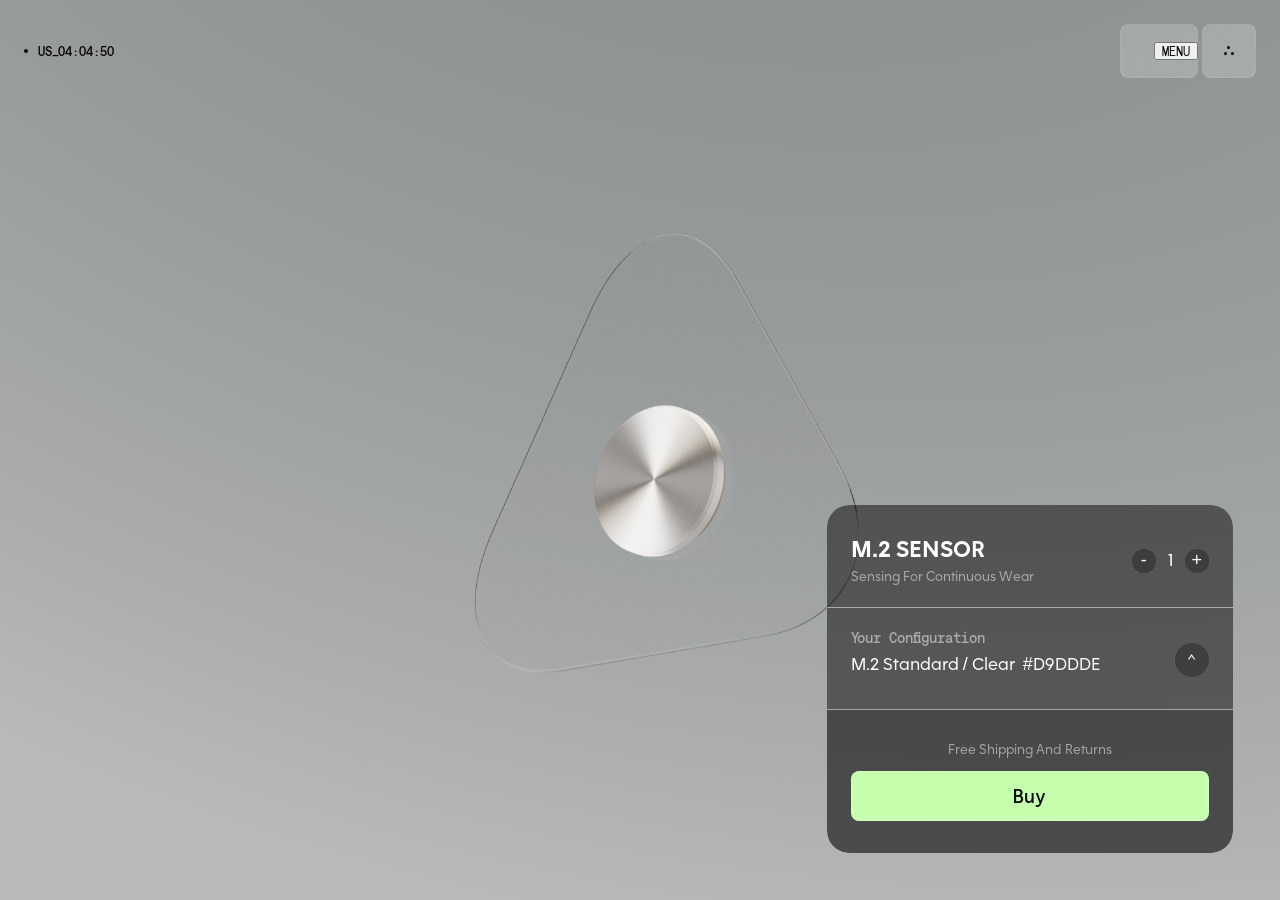
<file: buy.html>
<!doctype html>
<html lang="en">
  <head>
    <meta charset="utf-8" />
    <meta name="viewport" content="width=device-width, initial-scale=1" />
    <title>m.2 | Buy Now</title>
    <link rel="stylesheet" href="styles.css" />
    <script type="importmap">
      {
        "imports": {
          "three": "https://cdn.jsdelivr.net/npm/three@0.165.0/build/three.module.js",
          "three/addons/": "https://cdn.jsdelivr.net/npm/three@0.165.0/examples/jsm/"
        }
      }
    </script>
  </head>
  <body class="buy-page">
    <header class="site-menu" aria-label="Primary">
      <div class="site-menu__status" aria-label="Local interface status">
        <span class="site-menu__dot" aria-hidden="true"></span>
        <span id="locale-time">IL_17:05:48</span>
      </div>

      <div class="site-menu__actions">
        <nav class="site-menu__nav" aria-label="Site">
          <a href="index.html#m2">M2</a>
          <a href="index.html#system">M2_os</a>
          <a href="index.html">company</a>
          <a href="#">Login</a>
          <button type="button">MENU</button>
        </nav>
        <button class="site-menu__icon" type="button" aria-label="Open menu">
          <span class="site-menu__mark" aria-hidden="true">
            <span></span>
            <span></span>
            <span></span>
          </span>
        </button>
      </div>
    </header>

    <main>
      <section class="buy-section" aria-labelledby="buy-title">
        <div class="buy-section__product" aria-hidden="true">
          <img src="assets/buy-product.png" alt="" />
        </div>

        <aside class="order-card" aria-label="Order m.2 sensor">
          <div class="order-card__top">
            <div class="order-card__summary">
              <div>
                <h1 id="buy-title">m.2 Sensor</h1>
                <p>Sensing For Continuous Wear</p>
              </div>
              <div class="order-card__quantity" aria-label="Quantity">
                <button type="button" aria-label="Decrease quantity">-</button>
                <span>1</span>
                <button type="button" aria-label="Increase quantity">+</button>
              </div>
            </div>

            <div class="order-card__config">
              <div>
                <p>Your Configuration</p>
                <strong>m.2 Standard / Clear&nbsp; #D9DDDE</strong>
              </div>
              <button type="button" aria-label="Edit configuration">⌃</button>
            </div>
          </div>

          <div class="order-card__bottom">
            <p>Free shipping and returns</p>
            <button class="order-card__buy" type="button">Buy</button>
          </div>
        </aside>
      </section>
    </main>

    <script type="module" src="script.js"></script>
  </body>
</html>
</file>
<file: styles.css>
:root {
  --black: #070707;
  --white: #ffffff;
  --acid: #c5ffae;
}

@font-face {
  font-family: "F37 Moon";
  src: url("assets/fonts/F37MoonTrial-Regular.otf") format("opentype");
  font-style: normal;
  font-weight: 400;
  font-display: swap;
}

@font-face {
  font-family: "F37 Moon";
  src: url("assets/fonts/F37MoonTrial-Bold.otf") format("opentype");
  font-style: normal;
  font-weight: 900;
  font-display: swap;
}

@font-face {
  font-family: "Saans Mono";
  src: url("assets/fonts/SaansMono-TRIAL-Regular.ttf") format("truetype");
  font-style: normal;
  font-weight: 400;
  font-display: swap;
}

@font-face {
  font-family: "Saans Mono";
  src: url("assets/fonts/SaansMono-TRIAL-Medium.ttf") format("truetype");
  font-style: normal;
  font-weight: 500;
  font-display: swap;
}

* {
  box-sizing: border-box;
}

html {
  background: var(--black);
  color: var(--white);
  font-family:
    "Saans Mono",
    "Roboto Mono",
    "SFMono-Regular",
    Consolas,
    "Liberation Mono",
    monospace;
  /* clip, not hidden: overflow-x hidden turns html/body into scroll
     containers, which disables position: sticky everywhere on the page. */
  overflow-x: clip;
}

@media (min-width: 2000px) {
  html {
    font-size: 112.5%;
  }
}

body {
  margin: 0;
  overflow-x: clip;
}

button {
  font: inherit;
}

img {
  display: block;
  max-width: 100%;
}

.site-menu {
  position: fixed;
  top: 0;
  left: 0;
  z-index: 10;
  display: flex;
  align-items: center;
  justify-content: space-between;
  width: 100%;
  padding: 1.5rem;
  color: var(--black);
  font-size: 0.75rem;
  line-height: 1;
  pointer-events: none;
}

.site-menu__status,
.site-menu__actions,
.site-menu__nav,
.site-menu__icon {
  pointer-events: auto;
}

.site-menu__status {
  display: flex;
  align-items: center;
  gap: 0.625rem;
  min-width: 5rem;
  font-family:
    "Saans Mono",
    "Roboto Mono",
    "SFMono-Regular",
    Consolas,
    monospace;
  font-size: 0.75rem;
  font-weight: 500;
  white-space: nowrap;
}

.site-menu__dot {
  width: 0.25rem;
  height: 0.25rem;
  border-radius: 50%;
  background: currentColor;
}

.site-menu__actions {
  display: flex;
  align-items: center;
  gap: 0.25rem;
}

.site-menu__nav {
  position: relative;
  display: flex;
  align-items: center;
  justify-content: flex-end;
  width: 4.875rem;
  min-width: 0;
  height: 3.375rem;
  overflow: hidden;
  border-radius: 0.5rem;
  background: rgba(255, 255, 255, 0.2);
  box-shadow: inset 0 -1px 4px rgba(255, 255, 255, 0.1);
  backdrop-filter: blur(10px);
  transition: width 180ms ease;
}

.site-menu.is-menu-open .site-menu__nav {
  width: min(40.7vw, 36.625rem);
  min-width: 28rem;
}

.site-menu__nav a {
  display: inline-flex;
  align-items: center;
  justify-content: center;
  height: 100%;
  min-width: 0;
  padding: 0 1.125rem;
  opacity: 0;
  pointer-events: none;
  color: currentColor;
  font-family:
    "Saans Mono",
    "Roboto Mono",
    "SFMono-Regular",
    Consolas,
    monospace;
  font-size: 1rem;
  font-weight: 500;
  line-height: 1;
  text-decoration: none;
  white-space: nowrap;
}

.site-menu__label-preview {
  position: absolute;
  inset: 0;
  display: grid;
  place-items: center;
  font-family:
    "Saans Mono",
    "Roboto Mono",
    "SFMono-Regular",
    Consolas,
    monospace;
  font-size: 1rem;
  font-weight: 500;
  line-height: 1;
  pointer-events: none;
  transition: opacity 120ms ease;
}

.site-menu.is-menu-open .site-menu__label-preview {
  opacity: 0;
  visibility: hidden;
}

.site-menu.is-menu-open .site-menu__nav a {
  flex: 1 1 auto;
  order: 0;
  opacity: 1;
  pointer-events: auto;
}

.site-menu__icon {
  position: relative;
  display: inline-flex;
  align-items: center;
  justify-content: center;
  width: 3.375rem;
  height: 3.375rem;
  padding: 0;
  border: 0;
  border-radius: 0.5rem;
  background: rgba(255, 255, 255, 0.2);
  box-shadow: inset 0 -1px 4px rgba(255, 255, 255, 0.1);
  backdrop-filter: blur(10px);
  cursor: pointer;
}

.site-menu__mark {
  position: relative;
  display: block;
  width: 10.65px;
  height: 9.77px;
}

.site-menu__mark span {
  position: absolute;
  width: 3.4px;
  height: 3.4px;
  min-width: 3.4px;
  min-height: 3.4px;
  border-radius: 50%;
  background: currentColor;
  transform: translate3d(0, 0, 0);
  will-change: transform;
}

.site-menu__mark span:nth-child(1) {
  top: 0;
  left: 3.63px;
}

.site-menu__mark span:nth-child(2) {
  top: 6.37px;
  left: 0;
}

.site-menu__mark span:nth-child(3) {
  top: 6.37px;
  left: 7.25px;
}

.site-menu.is-dot-swapping .site-menu__mark span:nth-child(1) {
  animation: dotSwapTop 620ms cubic-bezier(0.45, 0, 0.2, 1) 1 both;
}

.site-menu.is-dot-swapping .site-menu__mark span:nth-child(2) {
  animation: dotSwapLeft 620ms cubic-bezier(0.45, 0, 0.2, 1) 1 both;
}

.site-menu.is-dot-swapping .site-menu__mark span:nth-child(3) {
  animation: dotSwapRight 620ms cubic-bezier(0.45, 0, 0.2, 1) 1 both;
}

@keyframes dotSwapTop {
  0% {
    transform: translate3d(0, 0, 0);
  }

  100% {
    transform: translate3d(3.62px, 6.37px, 0);
  }
}

@keyframes dotSwapLeft {
  0% {
    transform: translate3d(0, 0, 0);
  }

  100% {
    transform: translate3d(3.63px, -6.37px, 0);
  }
}

@keyframes dotSwapRight {
  0% {
    transform: translate3d(0, 0, 0);
  }

  100% {
    transform: translate3d(-7.25px, 0, 0);
  }
}

.site-menu a:focus-visible,
.site-menu button:focus-visible {
  outline: 2px solid currentColor;
  outline-offset: -6px;
}

.home-page {
  min-height: 100%;
  background: #f4f4f4;
}

.home-main {
  background: #f4f4f4;
}

.home-sequence {
  position: relative;
  min-height: 115svh;
  overflow: clip;
  background: #f4f4f4;
}

.home-intro,
.home-system {
  position: sticky;
  top: 0;
  width: 100%;
  min-height: 100svh;
}

.home-intro {
  z-index: 1;
  background:
    linear-gradient(90deg, rgba(5, 9, 20, 0.18), rgba(0, 0, 0, 0), rgba(5, 9, 20, 0.18)),
    url("assets/home-intro-bg.png") center / cover no-repeat;
}

.home-intro__text {
  position: sticky;
  top: 0;
  z-index: 3;
  min-height: 100svh;
  margin-top: -100svh;
  color: var(--white);
  font-family:
    "Saans Mono",
    "Roboto Mono",
    "SFMono-Regular",
    Consolas,
    monospace;
  font-weight: 500;
  pointer-events: none;
}

.home-intro__edge,
.home-intro__question {
  position: absolute;
  top: 48.98%;
  right: clamp(1.25rem, 1.16vw, 1.25rem);
  left: clamp(1.25rem, 1.16vw, 1.25rem);
  margin: 0;
  font-size: clamp(0.875rem, 1.0417vw, 1.125rem);
  line-height: 1.25;
  text-transform: none;
}

.home-intro__edge {
  display: flex;
  justify-content: space-between;
  font-size: clamp(0.75rem, 0.81vw, 0.875rem);
  opacity: 0;
  animation: home-edge-in 700ms ease forwards;
  animation-delay: 200ms;
}

.home-intro__question {
  display: grid;
  grid-template-columns: 1fr 1fr;
  align-items: center;
  font-size: clamp(0.875rem, 1.0417vw, 1.125rem);
}

.home-letters {
  margin-left: 40.17%;
  white-space: nowrap;
}

.home-letters:last-child {
  justify-self: start;
  margin-right: 0;
  margin-left: 36.73%;
}

.home-letter {
  display: inline-block;
  opacity: 0;
  transform-origin: 50% 70%;
}

.home-letter.is-home-letter-visible {
  opacity: 1;
}

.home-letter.is-home-letter-glitching {
  animation: home-letter-glitch 110ms steps(2, end) infinite;
}

.home-letter-space {
  display: inline-block;
  width: 0.58em;
}

.home-symbols {
  position: sticky;
  top: 0;
  z-index: 2;
  min-height: 100svh;
  margin-top: -100svh;
  color: var(--acid);
  font-family:
    "Sudo Var",
    "Saans Mono",
    "Roboto Mono",
    "SFMono-Regular",
    Consolas,
    monospace;
  font-size: clamp(0.5rem, 0.694vw, 0.75rem);
  font-weight: 400;
  line-height: 1;
  pointer-events: none;
}

.home-symbols span {
  position: absolute;
  top: var(--y);
  left: var(--x);
  width: min-content;
  white-space: pre;
  transform: scaleX(0.74);
  transform-origin: top left;
}

.home-symbols i {
  display: inline-block;
  font-style: normal;
  opacity: 0;
  transform: translate3d(
    calc(var(--symbol-tx, 0) + var(--symbol-enter-x, 0)),
    calc(var(--symbol-ty, 0) + var(--symbol-enter-y, 0.65rem)),
    0
  );
  transition:
    opacity 80ms linear,
    transform 140ms steps(2, end);
}

.home-symbols i.is-symbol-active {
  opacity: 1;
  transform: translate3d(var(--symbol-tx, 0), var(--symbol-ty, 0), 0);
}

.home-symbols i.is-symbol-glitching {
  animation: home-letter-glitch 110ms steps(2, end) infinite;
}

.home-system {
  z-index: 3;
  display: flex;
  flex-direction: column;
  justify-content: flex-end;
  margin-top: -100svh;
  padding: clamp(2.5rem, 3.7vw, 4rem);
  background: #f4f4f4;
  color: var(--black);
  font-family:
    "Saans Mono",
    "Roboto Mono",
    "SFMono-Regular",
    Consolas,
    monospace;
  font-size: clamp(0.75rem, 0.93vw, 1rem);
  font-weight: 500;
  line-height: 1.25;
  transform: translateY(100%);
  animation: home-system-in 1.6s cubic-bezier(0.62, 0.05, 0, 1) forwards;
  animation-delay: 2.2s;
}

.home-system__mark {
  position: absolute;
  top: 39.98%;
  left: 50%;
  width: clamp(3.25rem, 4.99vw, 5.4rem);
  height: auto;
  transform: translate(-50%, -50%);
}

.home-system__readout {
  display: grid;
  grid-template-columns: 20.875% 23.5% 18.1875% 17.4375%;
  column-gap: 6.6667%;
  width: 100%;
  max-width: 100rem;
  margin: 0 auto 4rem;
}

.home-system__readout div,
.home-system__footer {
  min-width: 0;
}

.home-system__readout p,
.home-system__footer p {
  margin: 0;
}

.home-system__label {
  margin-right: 0.35em;
}

.home-system__readout div {
  text-align: right;
}

.home-system__readout div:first-child {
  justify-self: start;
  width: max-content;
  max-width: 100%;
}

.home-system__footer {
  display: flex;
  justify-content: space-between;
  width: 100%;
  max-width: 100rem;
  margin: 0 auto;
}

.home-reacts {
  min-height: auto;
  background: var(--black);
}

.reveal__inner.home-reacts__inner {
  align-items: flex-start;
  justify-content: flex-start;
  padding: 6.5rem clamp(1.25rem, 3.7vw, 4rem) 9.75rem;
}

.home-reacts__text {
  width: min(100%, 97rem);
  font-family:
    "F37 Moon",
    "Helvetica Neue",
    Arial,
    sans-serif;
  font-size: clamp(2.25rem, 3.125vw, 3.375rem);
  font-weight: 700;
  line-height: 1.185185;
  text-align: left;
}

.home-reacts__text .reveal__indent {
  display: inline-block;
  width: min(8.51vw, 9.1875rem);
}

.home-product {
  display: grid;
  grid-template-columns: minmax(18rem, 28.75rem) minmax(20rem, 36rem) minmax(17rem, 26.5rem);
  grid-template-rows: auto 1fr;
  align-items: start;
  column-gap: clamp(2rem, 4.7vw, 5.25rem);
  min-height: auto;
  padding: 0 clamp(1.25rem, 3.7vw, 4rem) 7.625rem;
  background: var(--black);
  color: var(--white);
}

.home-product__tags {
  display: flex;
  grid-column: 1;
  grid-row: 1;
  align-self: start;
  flex-wrap: wrap;
  gap: 0.75rem;
  width: 24.75rem;
  max-width: 100%;
}

.home-product__tags span {
  display: inline-flex;
  align-items: center;
  min-height: 2.25rem;
  padding: 0.625rem 0.75rem;
  border: 1px solid rgba(255, 255, 255, 0.16);
  border-radius: 0.4375rem;
  background:
    linear-gradient(180deg, rgba(255, 255, 255, 0.13), rgba(255, 255, 255, 0.04)),
    rgba(255, 255, 255, 0.06);
  box-shadow:
    inset 0 0 12px rgba(255, 255, 255, 0.12),
    0 0 12px rgba(255, 255, 255, 0.08);
  color: var(--acid);
  font-family:
    "Saans Mono",
    "Roboto Mono",
    "SFMono-Regular",
    Consolas,
    monospace;
  font-size: clamp(0.6875rem, 0.78vw, 0.8125rem);
  font-weight: 500;
  line-height: 1;
  white-space: nowrap;
}

.home-product__figure {
  grid-column: 2;
  grid-row: 1 / 3;
  align-self: start;
  justify-self: center;
  width: min(100%, 36rem);
  margin: 0;
  perspective: 80rem;
}

.home-product__figure img {
  width: 100%;
  height: auto;
  clip-path: inset(3% 5.7% round 0.5rem);
  transform-origin: 50% 50%;
  transform-style: preserve-3d;
  animation: home-product-spin 14s linear infinite;
}

@keyframes home-product-spin {
  to {
    transform: rotateY(360deg);
  }
}

.home-product__copy {
  grid-column: 3;
  grid-row: 2;
  align-self: end;
  justify-self: end;
  display: grid;
  gap: 4rem;
  width: min(100%, 26.5rem);
  padding-bottom: 0;
}

.home-product__copy p {
  width: 100%;
  max-width: none;
  margin: 0;
  color: rgba(255, 255, 255, 0.52);
  font-family:
    "Saans Mono",
    "Roboto Mono",
    "SFMono-Regular",
    Consolas,
    monospace;
  font-size: clamp(0.875rem, 1.04vw, 1.125rem);
  font-weight: 500;
  line-height: 1.22;
}

.home-product__copy a {
  display: inline-flex;
  align-items: center;
  gap: 1rem;
  color: var(--white);
  font-family:
    "Saans Mono",
    "Roboto Mono",
    "SFMono-Regular",
    Consolas,
    monospace;
  font-size: clamp(1rem, 1.25vw, 1.375rem);
  font-weight: 500;
  line-height: 1;
  text-decoration: none;
}

.home-product__copy a:hover,
.home-product__copy a:focus-visible {
  color: var(--acid);
}

.home-process {
  display: grid;
  grid-template-columns: repeat(3, minmax(0, 1fr));
  grid-template-rows: auto auto auto;
  column-gap: clamp(1.5rem, 3.7vw, 4rem);
  row-gap: clamp(2rem, 2.546vw, 2.75rem);
  min-height: 100svh;
  padding: clamp(5rem, 7.06vw, 7.625rem) clamp(1.25rem, 3.7vw, 4rem);
  background: #f1f0ef;
  color: var(--black);
  font-family:
    "Saans Mono",
    "Roboto Mono",
    "SFMono-Regular",
    Consolas,
    monospace;
  font-weight: 500;
}

.home-process__item {
  display: grid;
  grid-template-columns: 1fr;
  align-content: start;
  min-width: 0;
}

.home-process__item--detection {
  grid-column: 1 / 4;
  grid-template-columns: 34.625% minmax(0, 1fr) clamp(17.25rem, 21%, 21.5rem);
  column-gap: 1.5%;
}

.home-process__item--encoding {
  grid-column: 1 / 4;
  grid-template-columns: minmax(0, 1fr) 22.25% 34.625%;
  column-gap: 1.5%;
}

.home-process__item--capture {
  grid-column: 1 / 4;
  grid-template-columns: 34.625% minmax(0, 1fr) 20.1875%;
  column-gap: 1.5%;
}

.home-process__visual {
  position: relative;
  width: 100%;
  aspect-ratio: 1;
  margin: 0;
  overflow: hidden;
  border-radius: 0.5rem;
  background: #f1f0ef;
}

.home-process__item--encoding .home-process__visual {
  grid-column: 3;
}

.home-process__item--capture .home-process__visual {
  grid-column: 1;
}

.home-process__visual img {
  display: block;
  width: 100%;
  height: 100%;
  object-fit: cover;
}

.home-process__visual img + img {
  position: absolute;
  inset: 0;
  z-index: 2;
  height: 100%;
  opacity: 0;
  object-fit: cover;
  transition: opacity 1200ms cubic-bezier(0.22, 1, 0.36, 1);
}

.home-process__visual.has-character-reveal > img:first-child {
  visibility: hidden;
}

.home-process__character-reveal {
  position: absolute;
  inset: 0;
  z-index: 1;
  display: block;
  width: 100%;
  height: 100%;
}

.home-process__item.is-process-active .home-process__visual img + img {
  opacity: 1;
}

.home-process__item h2,
.home-process__item p {
  margin: 0;
  font-size: clamp(0.875rem, 1.0417vw, 1.125rem);
  line-height: 1.2222;
}

.home-process__item h2 {
  grid-column: 2;
  align-self: start;
}

.home-process__item p {
  grid-column: 3;
  width: 100%;
  max-width: 20.1875rem;
  align-self: start;
  justify-self: end;
  white-space: nowrap;
}

.home-process__item--encoding h2 {
  grid-column: 1;
  grid-row: 1;
  align-self: start;
}

.home-process__item--encoding p {
  grid-column: 2;
  grid-row: 1;
  max-width: 21.25rem;
  align-self: start;
}

.home-process__item--capture p {
  grid-column: 3;
}

.home-memory-transition {
  position: relative;
  z-index: 2;
  min-height: 200svh;
  background: #070707;
}

.home-memory-transition__stage {
  position: sticky;
  top: 0;
  height: 100svh;
  overflow: hidden;
  background: #070707;
}

.home-memory {
  position: absolute;
  inset: 0;
  z-index: 1;
  min-height: 100%;
  background: #070707;
  color: rgba(255, 255, 255, 0.5);
}

.home-memory .home-memory__inner {
  align-items: flex-start;
  justify-content: flex-start;
  height: 100%;
  padding: clamp(5rem, 7.06vw, 7.625rem) clamp(1.25rem, 3.7vw, 4rem);
}

.home-memory__text {
  width: 100%;
  margin: 0;
  color: rgba(255, 255, 255, 0.5);
  font-family:
    "F37 Moon",
    "Arial Black",
    "Helvetica Neue",
    Arial,
    sans-serif;
  font-size: clamp(2rem, 3.125vw, 3.375rem);
  font-weight: 900;
  line-height: 1.185185;
  letter-spacing: 0.01em;
  text-transform: uppercase;
  overflow-wrap: break-word;
  white-space: normal;
}

.home-memory__text .reveal__char {
  color: rgba(255, 255, 255, 0.5);
}

.home-memory__text .reveal__char.is-active {
  color: var(--white);
}

.home-system-index {
  --home-system-image-offset: 50svh;
  --home-system-text-cover: 0;
  position: absolute;
  inset: 0;
  z-index: 2;
  min-height: 0;
  background: transparent;
  color: #070707;
  pointer-events: none;
}

.home-system-index__stage {
  position: absolute;
  inset: 0;
  display: grid;
  grid-template-columns: repeat(2, minmax(0, 1fr));
  height: 100svh;
  min-height: 0;
  padding: 0;
  overflow: hidden;
  background: transparent;
}

.home-system-index__inner {
  position: relative;
  display: flex;
  flex-direction: column;
  justify-content: space-between;
  width: 100%;
  height: 100svh;
  min-height: 0;
  padding: clamp(3.5rem, 3.7vw, 4rem);
  background: #f1f0ef;
  color: #070707;
  transform: translateY(calc((1 - var(--home-system-text-cover)) * 100%));
  transition:
    background-color 220ms ease,
    color 220ms ease;
  will-change: transform;
  pointer-events: auto;
}

.home-system-index__inner:hover,
.home-system-index__inner:focus-within {
  background: #070707;
  color: #f1f0ef;
}

.home-system-index__top,
.home-system-index__list,
.home-system-index__copy {
  transition: opacity 220ms ease;
}

.home-system-index__inner:hover .home-system-index__top,
.home-system-index__inner:hover .home-system-index__list,
.home-system-index__inner:hover .home-system-index__copy,
.home-system-index__inner:focus-within .home-system-index__top,
.home-system-index__inner:focus-within .home-system-index__list,
.home-system-index__inner:focus-within .home-system-index__copy {
  opacity: 0;
}

.home-system-index__discover {
  position: absolute;
  inset: 0;
  z-index: 1;
  display: flex;
  align-items: center;
  justify-content: center;
  gap: 0.75rem;
  color: var(--white);
  font-family:
    "Saans Mono",
    "Roboto Mono",
    "SFMono-Regular",
    Consolas,
    monospace;
  font-size: clamp(1.125rem, 1.273vw, 1.375rem);
  font-weight: 500;
  line-height: normal;
  text-decoration: none;
  opacity: 0;
  pointer-events: none;
  transition: opacity 220ms ease;
}

.home-system-index__discover img {
  width: 0.78rem;
  height: 0.78rem;
  transform: rotate(135.05deg);
}

.home-system-index__inner:hover .home-system-index__discover,
.home-system-index__inner:focus-within .home-system-index__discover {
  opacity: 1;
  pointer-events: auto;
}

.home-system-index__discover:focus-visible {
  outline: 1px solid var(--white);
  outline-offset: -0.75rem;
}

.home-system-index__top {
  display: flex;
  align-items: flex-start;
  justify-content: space-between;
  width: 100%;
  gap: 2rem;
  font-family:
    "Saans Mono",
    "Roboto Mono",
    "SFMono-Regular",
    Consolas,
    monospace;
  font-size: clamp(1.125rem, 1.27vw, 1.375rem);
  font-weight: 500;
  line-height: normal;
  text-transform: uppercase;
}

.home-system-index__top p {
  margin: 0;
}

.home-system-index__top p:last-child {
  color: #757575;
  letter-spacing: 0.091em;
  transition: color 220ms ease;
}

.home-system-index__inner:hover .home-system-index__top p:last-child,
.home-system-index__inner:focus-within .home-system-index__top p:last-child {
  color: rgba(241, 240, 239, 0.58);
}

.home-system-index__list {
  display: grid;
  gap: 1.5rem;
  width: min(100%, 17.55rem);
  margin: 0;
  padding: 0;
  list-style: none;
  font-family:
    "Saans Mono",
    "Roboto Mono",
    "SFMono-Regular",
    Consolas,
    monospace;
  font-size: clamp(1.125rem, 1.27vw, 1.375rem);
  font-weight: 500;
  line-height: normal;
  text-transform: capitalize;
}

.home-system-index__copy {
  width: 100%;
  margin: 0;
  color: #757575;
  font-family:
    "F37 Moon",
    Arial,
    sans-serif;
  font-size: clamp(0.9375rem, 0.98vw, 1.0625rem);
  font-weight: 700;
  line-height: 1.56;
  letter-spacing: 0.01em;
  text-transform: lowercase;
  transition: color 220ms ease;
}

.home-system-index__inner:hover .home-system-index__copy,
.home-system-index__inner:focus-within .home-system-index__copy {
  color: rgba(241, 240, 239, 0.58);
}

.home-system-index__figure {
  transform: translateY(var(--home-system-image-offset));
  height: 100svh;
  min-height: 0;
  margin: 0;
  overflow: hidden;
  background: #2e342f;
  will-change: transform;
}

.home-system-index__figure img {
  display: block;
  width: 100%;
  height: 100%;
  object-fit: cover;
  object-position: bottom center;
  transform: scaleX(-1);
}

.home-remember {
  display: grid;
  place-items: center;
  min-height: 100svh;
  padding: clamp(6rem, 7.1vw, 7.625rem) clamp(1.25rem, 3.7vw, 4rem);
  overflow: hidden;
  background: #070707;
  color: #c5ffae;
}

.home-remember__stage {
  position: relative;
  width: 100%;
  height: clamp(22rem, 29.2vw, 31.5rem);
}

.home-remember h2 {
  position: absolute;
  inset: 0;
  margin: 0;
  color: #1b1b1b;
  font-family:
    "F37 Moon",
    Arial,
    sans-serif;
  font-size: clamp(5rem, 8.56vw, 9.25rem);
  font-weight: 700;
  line-height: 1.135;
  letter-spacing: 0;
  text-transform: uppercase;
}

.home-remember h2 > span {
  position: absolute;
  display: block;
  overflow: hidden;
  white-space: nowrap;
}

.home-remember h2 > span:nth-child(1) {
  top: 0;
  left: 0;
}

.home-remember h2 > span:nth-child(2) {
  top: 31.5%;
  left: 52.7%;
}

.home-remember h2 > span:nth-child(3) {
  bottom: 0;
  left: 0;
}

.home-remember__label {
  position: absolute;
  z-index: 1;
  display: block;
  overflow: hidden;
  padding-left: 1.125rem;
  margin: 0;
  color: #c5ffae;
  font-family:
    "Saans Mono",
    "Roboto Mono",
    "SFMono-Regular",
    Consolas,
    monospace;
  font-size: clamp(0.875rem, 1.273vw, 1.375rem);
  font-weight: 400;
  line-height: normal;
  text-transform: none;
  white-space: nowrap;
  opacity: 0;
  visibility: hidden;
  transition: opacity 140ms linear;
}

.home-remember__label.is-green-active {
  opacity: 1;
  visibility: visible;
}

.home-remember__label::before {
  content: "";
  position: absolute;
  top: 50%;
  left: 0;
  width: 0.375rem;
  height: 0.375rem;
  border-radius: 50%;
  background: currentColor;
  transform: translateY(-50%);
}

.scramble-char,
.scramble-space {
  display: inline-block;
}

.scramble-char {
  width: 0.6em;
  opacity: 0;
  text-align: center;
}

.scramble-char.is-visible {
  opacity: 1;
}

.scramble-char.is-scrambling-char {
  animation: scramble-slot 76ms steps(2, end) infinite;
}

.scramble-space {
  width: 0.6em;
}

@keyframes scramble-slot {
  0%,
  100% {
    transform: translateY(-0.1em);
  }

  50% {
    transform: translateY(0.1em);
  }
}

.home-remember__label--detection {
  top: 6.15%;
  left: 69.7%;
}

.home-remember__label--mapping {
  top: 44.6%;
  left: 6.1%;
}

.home-remember__label--spikes {
  right: 0;
  bottom: 26.2%;
}

.company-page {
  background: #070707;
  color: var(--white);
}

.company-hero {
  position: relative;
  min-height: 100svh;
  overflow: hidden;
  background: #11191b;
  color: var(--white);
}

.company-hero__image {
  position: absolute;
  inset: 0;
  width: 100%;
  height: 100%;
  max-width: none;
  object-fit: cover;
  object-position: center;
}

.company-hero__guide {
  position: absolute;
  z-index: 1;
  background: rgba(255, 255, 255, 0.34);
  pointer-events: none;
}

.company-hero__guide--x {
  top: 35.75%;
  right: 0;
  left: 0;
  height: 1px;
}

.company-hero__guide--y {
  top: 0;
  bottom: 0;
  left: 81.48%;
  width: 1px;
}

.company-hero__marker {
  position: absolute;
  top: 35.75%;
  left: 81.48%;
  z-index: 2;
  width: 1.125rem;
  height: 1.0625rem;
  max-width: none;
  transform: translate(-50%, -50%);
}

.company-hero__coords {
  position: absolute;
  top: 10.9%;
  left: 3.7%;
  z-index: 2;
  display: grid;
  gap: 0.5rem;
  color: rgba(255, 255, 255, 0.5);
  font-family:
    "Saans Mono",
    "Roboto Mono",
    "SFMono-Regular",
    Consolas,
    monospace;
  font-size: clamp(0.75rem, 0.81vw, 0.875rem);
  font-weight: 500;
}

.company-hero__copy {
  position: absolute;
  bottom: 7.4%;
  left: 3.53%;
  z-index: 2;
  color: var(--white);
  text-align: left;
}

.company-hero__eyebrow {
  display: block;
  margin: 0 0 1.15rem;
  font-family:
    "Saans Mono",
    "Roboto Mono",
    "SFMono-Regular",
    Consolas,
    monospace;
  font-size: clamp(0.875rem, 1.04vw, 1.125rem);
  font-weight: 500;
  line-height: 1.2;
  text-transform: none;
}

.company-hero__copy h1 {
  display: flex;
  flex-direction: column;
  align-items: flex-end;
  width: max-content;
  max-width: 100%;
  margin: 0;
  font-family:
    "F37 Moon",
    "Arial Black",
    Arial,
    sans-serif;
  font-size: clamp(2.75rem, 3.7vw, 4rem);
  font-weight: 700;
  line-height: 1.156;
  text-align: right;
  text-transform: uppercase;
}

.company-hero__first-line {
  display: flex;
  flex-direction: column;
  align-items: flex-start;
}

.company-hero__play {
  position: absolute;
  top: 41.2%;
  left: 68.7%;
  z-index: 2;
  display: inline-flex;
  align-items: center;
  justify-content: center;
  height: 3.375rem;
  padding: 0 0.875rem;
  border: 0;
  border-radius: 0.5rem;
  background: rgba(255, 255, 255, 0.2);
  box-shadow: inset 0 -1px 6px rgba(255, 255, 255, 0.2);
  color: var(--white);
  font-family:
    "Saans Mono",
    "Roboto Mono",
    "SFMono-Regular",
    Consolas,
    monospace;
  font-size: clamp(0.75rem, 0.81vw, 0.875rem);
  font-weight: 500;
  line-height: 1;
  text-transform: uppercase;
  backdrop-filter: blur(10px);
  cursor: pointer;
}

.company-hero__play.is-following-pointer {
  transform: translate(-50%, -50%);
  will-change: top, left;
}

@media (hover: hover) and (pointer: fine) {
  .company-hero__play {
    opacity: 0;
    pointer-events: none;
    transition: opacity 180ms ease;
  }

  .company-hero__play.is-pointer-active {
    opacity: 1;
    pointer-events: auto;
  }
}

body.is-company-video-open {
  overflow: hidden;
}

.company-video-modal {
  display: none;
  position: relative;
  width: 100vw;
  max-width: none;
  height: 100dvh;
  max-height: none;
  margin: 0;
  padding: 0;
  border: 0;
  background: #070707;
  color: var(--white);
  overflow: hidden;
}

.company-video-modal[open] {
  display: block;
}

.company-video-modal::backdrop {
  background: #070707;
}

.company-video-modal__header {
  position: absolute;
  top: 4rem;
  left: 0;
  z-index: 2;
  display: flex;
  align-items: center;
  justify-content: space-between;
  flex: 0 0 auto;
  width: 100%;
  padding: 0 4rem;
  font-family:
    "Saans Mono",
    "Roboto Mono",
    "SFMono-Regular",
    Consolas,
    monospace;
  font-size: clamp(1rem, 1.39vw, 1.5rem);
  font-weight: 500;
  line-height: 1.1667;
  letter-spacing: 0.03125rem;
}

.company-video-modal__time {
  font: inherit;
}

.company-video-modal__video {
  display: block;
  width: 100%;
  height: 100%;
  background: #070707;
  object-fit: contain;
}

.company-video-modal__close {
  padding: 0;
  border: 0;
  background: transparent;
  color: var(--white);
  font: inherit;
  cursor: pointer;
}

.company-video-modal__close:hover,
.company-video-modal__close:focus-visible {
  color: var(--acid);
}

.company-principles-track {
  position: relative;
  z-index: 1;
  height: 200svh;
  background: #070707;
}

.company-principles {
  position: sticky;
  top: 0;
  display: flex;
  align-items: center;
  justify-content: center;
  min-height: 100svh;
  padding: 0 clamp(3.5rem, 3.7vw, 4rem) clamp(3.5rem, 3.7vw, 4rem);
  background: #070707;
  color: var(--white);
}

.company-principles__inner {
  display: flex;
  align-items: flex-start;
  justify-content: space-between;
  width: 100%;
  max-width: 100rem;
  gap: clamp(4rem, 8vw, 8.5rem);
}

.company-principles__list {
  display: grid;
  gap: 0.875rem;
  margin: 0;
  padding: 0;
  list-style: none;
  font-family:
    "Saans Mono",
    "Roboto Mono",
    "SFMono-Regular",
    Consolas,
    monospace;
  text-transform: uppercase;
}

.company-principles__list li {
  display: flex;
  align-items: baseline;
  gap: 0.125rem;
  color: rgba(255, 255, 255, 0.3);
  transition: color 180ms linear;
}

.company-principles__list li.is-active {
  color: #c5ffae;
}

.company-principles__list span {
  flex: 0 0 0.85rem;
  font-size: clamp(0.5rem, 0.58vw, 0.625rem);
  font-weight: 500;
  line-height: 1;
}

.company-principles__list strong {
  font-size: clamp(2.25rem, min(3.125vw, 4.83vh), 3.375rem);
  font-weight: 500;
  line-height: 1;
}

.company-principles__copy {
  flex: 0 0 auto;
  min-width: 0;
  width: max-content;
  margin: 0;
  padding-top: 0.3rem;
  font-family:
    "Saans Mono",
    "Roboto Mono",
    "SFMono-Regular",
    Consolas,
    monospace;
  font-size: clamp(1.125rem, 1.39vw, 1.5rem);
  font-weight: 500;
  line-height: 1.1667;
  letter-spacing: 0.020833em;
  white-space: nowrap;
}

.company-vision {
  position: relative;
  z-index: 2;
  display: flex;
  flex-direction: column;
  gap: clamp(5rem, 7.06vw, 7.625rem);
  min-height: 100svh;
  padding: clamp(5rem, 7.06vw, 7.625rem) clamp(1.25rem, 3.7vw, 4rem);
  background: #f1f0ef;
  color: #070707;
}

.company-vision__header {
  display: grid;
  gap: 1.125rem;
  width: 100%;
}

.company-vision__meta {
  display: flex;
  align-items: center;
  justify-content: space-between;
  gap: 2rem;
  font-family:
    "Saans Mono",
    "Roboto Mono",
    "SFMono-Regular",
    Consolas,
    monospace;
  font-size: clamp(0.875rem, 1.04vw, 1.125rem);
  font-weight: 500;
  line-height: 1.56;
  letter-spacing: 0.028em;
}

.company-vision__meta p {
  margin: 0;
}

.company-vision__meta p:first-child {
  text-transform: uppercase;
}

.company-vision__rule {
  width: 100%;
  height: 1px;
  background: rgba(7, 7, 7, 0.28);
}

.company-vision__copy {
  display: flex;
  align-items: flex-end;
  justify-content: space-between;
  gap: clamp(3rem, 6vw, 6rem);
}

.company-vision__copy h2 {
  width: min(100%, 36.7rem);
  margin: 0;
  font-family:
    "F37 Moon",
    Arial,
    sans-serif;
  font-size: clamp(2.5rem, 3.125vw, 3.375rem);
  font-weight: 700;
  line-height: 1.13;
}

.company-vision__copy p {
  margin: 0;
  text-align: right;
  font-family:
    "F37 Moon",
    Arial,
    sans-serif;
  font-size: clamp(1.125rem, 1.39vw, 1.5rem);
  font-weight: 400;
  line-height: 1.17;
}

.company-vision__figure {
  width: 100%;
  aspect-ratio: 1600 / 1009;
  margin: 0;
  overflow: hidden;
  background: #070707;
}

.company-vision__figure img {
  display: block;
  width: 112.05%;
  max-width: none;
  height: 100%;
  object-fit: cover;
  object-position: center;
  transform: translateX(-8.35%);
}

.company-contact {
  position: relative;
  z-index: 3;
  min-height: 35.5rem;
  padding: clamp(5rem, 7.06vw, 7.625rem) clamp(1.25rem, 3.7vw, 4rem);
  background: #f1f0ef;
  color: #070707;
}

.company-contact__inner {
  display: grid;
  gap: clamp(3rem, 3.7vw, 4rem);
  width: 100%;
  max-width: 100rem;
  margin: 0 auto;
}

.company-contact p {
  margin: 0;
  font-family:
    "Saans Mono",
    "Roboto Mono",
    "SFMono-Regular",
    Consolas,
    monospace;
  font-size: clamp(0.875rem, 1.04vw, 1.125rem);
  font-weight: 500;
  line-height: 1.2;
  text-transform: uppercase;
}

.company-contact h2 {
  display: flex;
  align-items: center;
  justify-content: space-between;
  gap: 3rem;
  margin: 0;
  font-family:
    "F37 Moon",
    "Arial Black",
    Arial,
    sans-serif;
  font-size: clamp(4rem, 6.48vw, 7rem);
  font-weight: 700;
  line-height: 1.09;
  text-transform: uppercase;
}

.company-contact__button {
  display: flex;
  align-items: center;
  justify-content: center;
  height: 3.375rem;
  border-radius: 0.5rem;
  background: #070707;
  box-shadow: inset 0 -1px 6px rgba(255, 255, 255, 0.2);
  color: #c5ffae;
  font-family:
    "Saans Mono",
    "Roboto Mono",
    "SFMono-Regular",
    Consolas,
    monospace;
  font-size: clamp(0.75rem, 0.81vw, 0.875rem);
  font-weight: 500;
  line-height: 1;
  text-align: center;
  text-decoration: none;
  text-transform: uppercase;
}

@keyframes home-edge-in {
  to {
    opacity: 1;
  }
}

@keyframes home-letter-glitch {
  0%,
  100% {
    transform: translateY(0) scaleY(1);
  }

  50% {
    transform: translateY(-0.08em) scaleY(1.28);
  }
}

@keyframes home-system-in {
  to {
    transform: translateY(0);
  }
}

.hero {
  position: relative;
  display: flex;
  min-height: 100svh;
  overflow: hidden;
  background: #263836;
}

.hero__image {
  position: absolute;
  top: 50%;
  left: 50%;
  width: max(100vw, calc(100svh * 1728 / 1117));
  height: max(100svh, calc(100vw * 1117 / 1728));
  object-fit: fill;
  transform: translate(-50%, -50%);
}

.hero__content {
  position: relative;
  z-index: 1;
  display: flex;
  flex: 1;
  flex-direction: column;
  justify-content: space-between;
  width: 100%;
  padding: clamp(6rem, 11.5vw, 13.875rem) clamp(1.25rem, 3.7vw, 4rem)
    clamp(1.5rem, 3.2vw, 4rem);
}

.hero__title {
  display: flex;
  flex-direction: column;
  align-items: flex-end;
  width: max-content;
  max-width: 100%;
  margin: 0;
  color: var(--white);
  font-family:
    "F37 Moon",
    "Arial Black",
    "Helvetica Neue",
    Arial,
    sans-serif;
  font-size: clamp(2.25rem, 3.35vw, 4rem);
  font-weight: 900;
  line-height: 1.15625;
  letter-spacing: 0;
  text-align: right;
  text-transform: uppercase;
}

.hero__title span {
  display: block;
  white-space: nowrap;
}

.hero__footer {
  display: grid;
  gap: clamp(1.25rem, 1.85vw, 2rem);
  width: 100%;
}

.hero__rule {
  width: 100%;
  border-top: 2px dotted rgba(255, 255, 255, 0.72);
}

.hero__bottom {
  display: flex;
  align-items: center;
  justify-content: space-between;
  gap: 2rem;
}

.hero__features {
  display: flex;
  flex-wrap: nowrap;
  gap: clamp(1.5rem, 4vw, 4.75rem);
  width: auto;
  min-width: 0;
  margin: 0;
  padding: 0;
  color: var(--white);
  font-size: clamp(0.6875rem, 0.9vw, 1.125rem);
  line-height: 1.333;
  list-style: none;
  white-space: nowrap;
}

.hero__features li {
  flex: 0 0 auto;
}

.button {
  display: inline-flex;
  align-items: center;
  justify-content: center;
  min-height: clamp(2.25rem, 3vw, 3.25rem);
  padding: clamp(0.625rem, 0.8vw, 0.875rem) clamp(1.25rem, 1.85vw, 2rem);
  border-radius: 0.5rem;
  background: var(--acid);
  box-shadow: inset 0 -1px 6px rgba(255, 255, 255, 0.2);
  color: var(--black);
  font-size: clamp(0.75rem, 0.9vw, 1.125rem);
  font-weight: 700;
  line-height: 1;
  text-align: center;
  text-decoration: none;
  white-space: nowrap;
}

.button:focus-visible {
  outline: 2px solid var(--white);
  outline-offset: 4px;
}

.reveal {
  min-height: auto;
  background: var(--black);
  color: rgba(255, 255, 255, 0.5);
}

.reveal__inner {
  display: flex;
  align-items: center;
  justify-content: flex-end;
  padding: clamp(2.5rem, 4.2vw, 4.5rem) clamp(1.25rem, 3.7vw, 4rem);
}

.reveal__text {
  width: 100%;
  margin: 0;
  font-family:
    "F37 Moon",
    "Arial Black",
    "Helvetica Neue",
    Arial,
    sans-serif;
  font-size: clamp(1.75rem, 2.65vw, 3.375rem);
  font-weight: 900;
  line-height: 1.185185;
  letter-spacing: 0.01em;
  text-transform: uppercase;
  white-space: nowrap;
}

.reveal__indent {
  display: inline-block;
  width: clamp(7.25rem, 11.1vw, 12rem);
}

.reveal__char {
  color: rgba(255, 255, 255, 0.5);
  transition: color 120ms linear;
}

.reveal__char.is-active {
  color: var(--white);
}

.reveal--product .reveal__inner {
  align-items: center;
  justify-content: center;
  padding: clamp(5.5rem, 8.47vw, 7.625rem) clamp(1.5rem, 4.44vw, 4rem);
}

.reveal--product .reveal__text {
  font-size: clamp(2rem, 3.45vw, 3.125rem);
  line-height: 1.185185;
  letter-spacing: 0.01em;
}

.reveal--product .reveal__indent {
  width: clamp(5rem, 8.75vw, 9.5rem);
}

.reveal--os .reveal__inner {
  justify-content: flex-start;
  padding: clamp(5rem, 7.06vw, 7.625rem) clamp(1.25rem, 3.7vw, 4rem)
    clamp(7rem, 10.76vw, 11.625rem);
}

.reveal--os .reveal__text {
  font-size: clamp(1.75rem, 3.125vw, 3.375rem);
  line-height: 1.185185;
}

.reveal--os .reveal__indent {
  width: clamp(4.25rem, 7.25vw, 7.65rem);
}

.reveal--os {
  position: relative;
  z-index: 1;
}

.reveal--os .reveal__inner {
  position: relative;
  z-index: 1;
}

.os-return {
  position: relative;
  z-index: 2;
  min-height: 100svh;
}

.os-return__stage {
  position: relative;
  display: flex;
  align-items: flex-end;
  min-height: 100svh;
  overflow: hidden;
  padding: clamp(2rem, 3.7vw, 4rem);
  color: var(--white);
}

.os-return__image {
  position: absolute;
  top: -0.05%;
  left: -5.32%;
  width: 106.57%;
  max-width: none;
  height: 132.86%;
  object-fit: cover;
}

.os-return__content {
  position: relative;
  z-index: 1;
  display: flex;
  align-items: flex-end;
  justify-content: space-between;
  width: 100%;
  gap: 2rem;
}

.reveal--os.home-memory .reveal__inner.home-memory__inner {
  align-items: flex-start;
  justify-content: flex-start;
  height: 100%;
  padding: clamp(5rem, 7.06vw, 7.625rem) clamp(1.25rem, 3.7vw, 4rem);
  background: #070707;
}

.reveal--os.home-memory .reveal__text.home-memory__text {
  width: 100%;
  max-width: none;
  font-family:
    "F37 Moon",
    "Arial Black",
    "Helvetica Neue",
    Arial,
    sans-serif;
  font-size: clamp(2rem, 3.125vw, 3.375rem);
  font-weight: 900;
  line-height: 1.185185;
  letter-spacing: 0.01em;
  text-transform: uppercase;
  overflow-wrap: break-word;
  white-space: normal;
}

.os-return__title {
  width: min(100%, clamp(22rem, 31.6vw, 34.125rem));
  margin: 0;
  font-family:
    "F37 Moon",
    "Arial Black",
    "Helvetica Neue",
    Arial,
    sans-serif;
  font-size: clamp(2.5rem, 3.7vw, 4rem);
  font-weight: 900;
  line-height: 1.15625;
  text-align: left;
  text-transform: uppercase;
}

.os-return__title span {
  display: block;
}

.os-return__title span:first-child {
  text-align: right;
}

.os-foundations {
  position: sticky;
  top: 0;
  z-index: 3;
  padding: clamp(5rem, 7.06vw, 7.625rem) clamp(1.25rem, 3.7vw, 4rem);
  background: var(--black);
  color: var(--white);
}

.os-foundations__inner {
  display: grid;
  grid-template-columns: 27.8125% 25.3125% 25.3125%;
  justify-content: space-between;
  width: 100%;
  min-height: clamp(22rem, 25.52vw, 27.5625rem);
}

.os-foundation-card {
  position: relative;
  display: flex;
  flex-direction: column;
  justify-content: flex-start;
  gap: clamp(10rem, 12.85vw, 13.875rem);
  min-height: clamp(22rem, 25.52vw, 27.5625rem);
}

.os-foundation-card + .os-foundation-card::before {
  position: absolute;
  top: 0;
  bottom: 0;
  left: -21.2963%;
  width: 1px;
  background: rgba(255, 255, 255, 0.2);
  content: "";
}

.os-foundation-card h2 {
  margin: 0;
  color: rgba(255, 255, 255, 0.5);
  font-family:
    "Saans Mono",
    "Roboto Mono",
    "SFMono-Regular",
    Consolas,
    monospace;
  font-size: clamp(0.875rem, 1vw, 1.125rem);
  font-weight: 500;
  line-height: 1.555556;
  text-transform: uppercase;
}

.os-foundation-card h2 span {
  display: block;
  color: var(--acid);
}

.os-foundation-card p {
  width: 100%;
  margin: 0;
  font-family:
    "F37 Moon",
    "Helvetica Neue",
    Arial,
    sans-serif;
  font-size: clamp(0.9375rem, 1.04vw, 1.125rem);
  font-weight: 400;
  line-height: 1.555556;
}

.os-memory-lab {
  position: relative;
  z-index: 4;
  min-height: 100svh;
  padding: clamp(4rem, 5.9vw, 7.625rem) clamp(1.25rem, 3.7vw, 4rem);
  padding-top: clamp(3rem, 3.7vw, 4rem);
  background: var(--black);
  color: var(--white);
}

.os-memory-lab__inner {
  display: flex;
  flex-direction: column;
  gap: 0;
  width: 100%;
}

.os-memory-lab__top {
  display: flex;
  align-items: center;
  justify-content: space-between;
  gap: 1.5rem;
  padding: 0 1.5rem;
}

.os-memory-tabs {
  display: flex;
  gap: 0.75rem;
}

.os-memory-tabs button,
.os-memory-date {
  border: 0;
  border-radius: 0.5rem;
  background: rgba(255, 255, 255, 0.05);
  color: var(--white);
  font-family:
    "F37 Moon",
    "Helvetica Neue",
    Arial,
    sans-serif;
  font-size: 0.875rem;
}

.os-memory-tabs button {
  padding: 0.875rem;
  cursor: pointer;
}

.os-memory-tabs button.is-active {
  outline: 0.5px solid rgba(255, 255, 255, 0.82);
}

.os-memory-date {
  display: flex;
  align-items: center;
  gap: 0.5rem;
  padding: 0.875rem;
  border-radius: 0;
  background: transparent;
  text-transform: capitalize;
  cursor: pointer;
}

.os-memory-date-wrap {
  position: relative;
}

.os-memory-date img:last-child {
  transition: transform 160ms ease;
}

.os-memory-date[aria-expanded="true"] img:last-child {
  transform: rotate(180deg);
}

.os-memory-date__menu {
  position: absolute;
  top: calc(100% + 0.375rem);
  right: 0;
  z-index: 5;
  min-width: 100%;
  margin: 0;
  padding: 0.375rem;
  border: 1px solid rgba(255, 255, 255, 0.12);
  border-radius: 0.5rem;
  background: #101010;
  list-style: none;
}

.os-memory-date__menu button {
  display: flex;
  align-items: center;
  justify-content: space-between;
  gap: 1.5rem;
  width: 100%;
  padding: 0.625rem 0.875rem;
  border: 0;
  border-radius: 0.375rem;
  background: transparent;
  color: rgba(255, 255, 255, 0.75);
  font-family:
    "F37 Moon",
    "Helvetica Neue",
    Arial,
    sans-serif;
  font-size: 0.875rem;
  text-align: left;
  white-space: nowrap;
  cursor: pointer;
}

.os-memory-date__menu button:disabled {
  color: rgba(255, 255, 255, 0.38);
  cursor: default;
}

.os-memory-date__status {
  color: rgba(255, 255, 255, 0.28);
  font-family:
    "Saans Mono",
    "Roboto Mono",
    "SFMono-Regular",
    Consolas,
    monospace;
  font-size: 0.6875rem;
  text-transform: uppercase;
}

.os-memory-date__menu button:hover,
.os-memory-date__menu button:focus-visible {
  outline: none;
  background: rgba(255, 255, 255, 0.08);
  color: var(--white);
}

.os-memory-date__menu button[aria-selected="true"] {
  color: #c5ffae;
}

.os-memory-date__menu button:disabled:hover {
  background: transparent;
  color: rgba(255, 255, 255, 0.38);
}

.os-memory-date img:first-child {
  width: 1.5rem;
  height: 1.5rem;
}

.os-memory-date img:last-child {
  width: 1.125rem;
  height: 1.125rem;
}

.os-memory-separator {
  width: 100%;
  height: 0;
  margin: 0.5rem 0 3.375rem;
  border-top: 1px solid rgba(255, 255, 255, 0.3);
}

.os-memory-pane {
  display: none;
}

.os-memory-pane.is-active {
  display: block;
}

.os-memory-lab__label {
  margin: 0 0 1.5rem;
  padding: 0 1.5rem;
  color: rgba(255, 255, 255, 0.5);
  font-family:
    "Saans Mono",
    "Roboto Mono",
    "SFMono-Regular",
    Consolas,
    monospace;
  font-size: 1.125rem;
  font-weight: 500;
  text-transform: capitalize;
}

.os-memory-grid {
  --memory-dashboard-height: clamp(39rem, 40.75vw, 41.25rem);
  display: grid;
  grid-template-columns: clamp(24.5rem, 28vw, 28.75rem) minmax(0, 1fr);
  gap: 1.5rem;
  align-items: stretch;
}

.os-memory-grid--empty {
  min-height: 35rem;
  place-items: center;
  border-radius: 1.375rem;
  background: rgba(255, 255, 255, 0.05);
  color: rgba(255, 255, 255, 0.55);
  font-family:
    "F37 Moon",
    "Helvetica Neue",
    Arial,
    sans-serif;
}

.os-video-card,
.os-metric-card,
.os-sound-card,
.os-weather-strip {
  border-radius: 1.375rem;
  background: rgba(255, 255, 255, 0.05);
}

.os-video-card {
  position: relative;
  display: flex;
  height: var(--memory-dashboard-height);
  min-height: 0;
  overflow: hidden;
  padding: 1.5rem;
  border-radius: 1.375rem;
  background: #07315f;
}

.os-video-card--whale {
  background:
    url("assets/m2os-poster-whale.jpg") center / cover no-repeat,
    #07315f;
}

.os-video-card__time {
  width: 3.6875rem;
}

.os-video-card__video {
  position: absolute;
  inset: 0;
  width: 100%;
  height: 100%;
  object-fit: cover;
  object-position: center;
  z-index: 0;
}

.os-video-card__audio {
  display: none;
}

.os-video-card__play,
.os-video-card__volume {
  display: inline-flex;
  align-items: center;
  justify-content: center;
  padding: 0;
  margin: 0;
  border: 0;
  background: transparent;
  color: inherit;
  cursor: pointer;
}

.os-video-card__play {
  position: relative;
  width: 1.375rem;
  height: 1.375rem;
}

.os-video-card__play-icon {
  position: absolute;
  inset: 0;
  width: 100%;
  height: 100%;
  object-fit: contain;
}

.os-video-card__play-icon--pause {
  display: none;
  padding: 0.25rem;
}

.os-video-card[data-video-playing] .os-video-card__play-icon--play {
  display: none;
}

.os-video-card[data-video-playing] .os-video-card__play-icon--pause {
  display: block;
}

.os-video-card--street {
  background:
    url("assets/m2os-poster-street.jpg") center / cover no-repeat,
    #090816;
}

.os-video-card--studio {
  background: url("assets/m2os-poster-studio.jpg") center / cover no-repeat #b4bea0;
}

.os-video-card::before {
  position: absolute;
  inset: 0;
  background: linear-gradient(180deg, rgba(0, 0, 0, 0.04), rgba(3, 36, 73, 0.1));
  content: "";
}

.os-video-card__media {
  position: absolute;
  inset: 0;
}

.os-video-card__topline,
.os-video-card__preview {
  display: flex;
  align-items: center;
}

.os-video-card__topline {
  position: relative;
  z-index: 1;
  gap: 0.5rem;
  padding: 1.5rem 1.5rem 0;
  font-family:
    "Saans Mono",
    "Roboto Mono",
  monospace;
  font-size: 0.75rem;
}

.os-video-card__topline img {
  width: 1.375rem;
  height: 1.375rem;
}

.os-video-card__preview {
  margin-left: auto;
  gap: 0.375rem;
  font-family:
    "F37 Moon",
    "Helvetica Neue",
    Arial,
    sans-serif;
}

.os-video-card__preview img {
  width: 0.25rem;
  height: 0.25rem;
}

.os-significance {
  /* Curve placement within the graph, from Figma (whale defaults; per-memory
     variants override). --sig-w is a fraction of the graph width. */
  --sig-left: 7.09%;
  --sig-top: 1.3125rem;
  --sig-w: 0.9267;
  --sig-h: 5.088rem;
  position: absolute;
  right: 1.5rem;
  bottom: 1.5rem;
  left: 1.5rem;
  z-index: 1;
  height: 18.6875rem;
  border-radius: 0.75rem;
  padding: 1.5rem;
  background: rgba(255, 255, 255, 0.05);
  backdrop-filter: blur(1px);
}

/* Each memory's curve keeps its exact Figma placement; the colored segment
   images below complete the line where the grey base path has gaps. On the
   shared 25s time axis a shorter memory's curve ends before the right edge. */
.os-significance--street {
  --sig-left: 9.01%;
  --sig-top: 1.6rem;
  --sig-w: 0.7261;
  --sig-h: 4.725rem;
}

.os-significance--studio {
  --sig-left: 7.09%;
  --sig-top: 2.83rem;
  --sig-w: 0.8028;
  --sig-h: 3.379rem;
}

/* Colored sections of the significance line (bright green + white) that fill
   the gaps in the grey base curve, plus the acid dots marking section ends. */
.os-significance__seg {
  position: absolute;
}

.os-significance__seg--flip {
  transform: scaleY(-1);
}

.os-significance__dot {
  position: absolute;
  width: 6px;
  height: 6px;
  border-radius: 1.32px;
  background: #c5ffae;
}

.os-significance p,
.os-metric-card p {
  margin: 0;
  font-family:
    "F37 Moon",
    "Helvetica Neue",
    Arial,
    sans-serif;
  font-size: 1.125rem;
}

.os-significance p {
  color: rgba(255, 255, 255, 0.5);
}

.os-significance strong,
.os-metric-card h3 {
  margin: 0;
  font-family:
    "F37 Moon",
    "Helvetica Neue",
    Arial,
    sans-serif;
  font-weight: 400;
}

.os-significance strong {
  display: block;
  font-size: 3.375rem;
  letter-spacing: 0.02em;
}

.os-significance strong span {
  color: rgba(255, 255, 255, 0.5);
  font-size: 1.5rem;
}

.os-significance__graph {
  position: relative;
  height: 7.375rem;
  margin-top: 1.5rem;
  overflow: visible;
}

.os-significance__trace {
  position: absolute;
  inset: 0;
  overflow: visible;
  clip-path: inset(-20% 100% -20% -2%);
  pointer-events: none;
}

.os-significance__line,
.os-significance__bars {
  position: absolute;
}

.os-significance__line {
  right: 0;
  left: 0;
  height: 1px;
  border-top: 1px dashed rgba(255, 255, 255, 0.28);
}

.os-significance__line--one { top: 0; }
.os-significance__line--two { top: 1.75rem; }
.os-significance__line--three { top: 3.5rem; }
.os-significance__line--four { top: 5.625rem; }
.os-significance__line--five { top: 7.375rem; }

.os-significance__bars {
  top: 3.5rem;
  left: 0;
  width: 100%;
  height: 0.375rem;
}

.os-significance__curve-svg {
  position: absolute;
  left: var(--sig-left);
  top: var(--sig-top);
  width: calc(var(--sig-w) * 100%);
  height: var(--sig-h);
  transform: scaleY(-1);
  overflow: visible;
  pointer-events: none;
}

.os-significance__curve-svg[data-sig-flip="false"] {
  transform: none;
}

.os-significance__times,
.os-chart-times {
  display: flex;
  justify-content: space-between;
  font-family:
    "Saans Mono",
    "Roboto Mono",
  monospace;
  font-size: 0.75rem;
}

.os-significance__times {
  margin-top: 0.7rem;
}

.os-memory-stack {
  display: grid;
  grid-template-columns: minmax(0, 1.08fr) minmax(0, 1.08fr) minmax(16rem, 1.36fr);
  grid-template-rows: minmax(0, 1.68fr) 7.125rem minmax(0, 1fr);
  gap: 1.5rem;
  height: var(--memory-dashboard-height);
  min-height: var(--memory-dashboard-height);
  min-width: 0;
}

.os-memory-row {
  display: contents;
}

.os-memory-row--bottom {
  display: contents;
}

.os-metric-card--wide,
.os-weather-strip {
  grid-column: 1 / 3;
}

.os-metric-card--wide {
  grid-row: 1;
}

.os-metric-card--heart {
  grid-column: 3;
  grid-row: 1;
}

.os-weather-strip {
  grid-row: 2;
}

.os-memory-row--bottom .os-sound-card:first-child {
  grid-column: 1;
  grid-row: 3;
}

.os-memory-row--bottom .os-sound-card:nth-child(2) {
  grid-column: 2;
  grid-row: 3;
}

.os-metric-card--temp {
  grid-column: 3;
  grid-row: 2 / 4;
}

.os-metric-card,
.os-weather-strip {
  padding: 1.5rem;
}

.os-sound-card {
  padding: 1.375rem 1.5rem;
}

.os-metric-card {
  display: flex;
  flex-direction: column;
  min-height: 0;
}

.os-metric-card--wide,
.os-metric-card--heart,
.os-metric-card--temp {
  height: 100%;
  min-height: 0;
}

.os-metric-card h3 {
  display: flex;
  align-items: baseline;
  gap: 0.35rem;
}

.os-metric-card h3 strong {
  font-size: 3.375rem;
  font-weight: 400;
  line-height: 0.95;
}

.os-metric-card h3 span {
  font-size: 1.5rem;
}

.os-breath-chart,
.os-heart-chart,
.os-temp-chart {
  position: relative;
  /* Cards are flex columns: the chart sits at the bottom so its time scale
     stays inside the card even when the grid rows shrink on small screens. */
  margin-top: auto;
  padding-top: 1.25rem;
  font-family:
    "Saans Mono",
    "Roboto Mono",
    monospace;
  font-size: 0.75rem;
}

.os-heart-chart {
  margin-bottom: 1.0625rem;
}

.os-breath-chart img,
.os-heart-chart img,
.os-temp-chart img {
  display: block;
}

.os-breath-chart__plot {
  position: relative;
  width: 100%;
  height: clamp(6rem, 7.2vw, 7.5rem);
  margin: 0 auto;
  color: rgba(255, 255, 255, 0.72);
  font-family:
    "Saans Mono",
    "Roboto Mono",
    monospace;
  font-size: 0.75rem;
  line-height: 1;
}

.os-breath-chart__scale {
  position: absolute;
  right: 0;
  color: var(--white);
  transform: translateY(-50%);
  pointer-events: none;
}

.os-breath-chart__scale--top {
  top: 5.8%;
}

.os-breath-chart__scale--bottom {
  top: 85.8%;
}

.os-breath-chart__axis {
  position: absolute;
  left: 0;
  right: 6.3%;
  top: 60%;
  height: 0;
  border-top: 1px dashed rgba(255, 255, 255, 0.5);
  pointer-events: none;
}

.os-breath-chart__baseline {
  display: block;
  width: 100%;
  height: 0;
  margin-top: 0.75rem;
  border-top: 1px solid rgba(255, 255, 255, 0.5);
  pointer-events: none;
}

.os-breath-chart__times {
  display: flex;
  justify-content: space-between;
  margin-top: clamp(0.65rem, 1.33vw, 1.4375rem);
  color: var(--white);
  pointer-events: none;
}

.os-breath-chart__tooltip {
  position: absolute;
  left: var(--active-x, 50%);
  top: calc(var(--active-top, 20%) - 1.4rem);
  color: rgba(255, 255, 255, 0.5);
  transform: translateX(-50%);
  pointer-events: none;
  opacity: 0;
  white-space: nowrap;
}

.os-breath-chart__plot.is-default-visible .os-breath-chart__tooltip {
  opacity: 1;
}

.os-br-column {
  position: absolute;
  left: var(--x);
  top: 0;
  bottom: 0;
  width: 0.5rem;
  margin: 0;
  padding: 0;
  border: 0;
  background: transparent;
  color: inherit;
  transform: translateX(-50%);
  pointer-events: none;
}

.os-br-cell {
  position: absolute;
  left: 50%;
  top: var(--cell-y);
  width: 6px;
  height: 6px;
  border-radius: 1.32px;
  background: #66835a;
  transform: translateX(-50%);
}

.os-br-cell--g {
  background: #777777;
}

.os-br-cell--m {
  background: #66835a;
}

.os-br-cell--a {
  background: #c5ffae;
}

.os-br-column.is-default > .os-br-cell--terminal {
  box-shadow:
    0 0 0.35rem rgba(197, 255, 174, 0.85),
    0 0 0.8rem rgba(197, 255, 174, 0.45);
}

.os-heart-chart__plot {
  position: relative;
  width: min(100%, 23.375rem);
  height: clamp(6.75rem, 8.7vw, 9rem);
  margin: 0 auto;
  color: rgba(255, 255, 255, 0.72);
  font-family:
    "Saans Mono",
    "Roboto Mono",
    monospace;
  font-size: 0.75rem;
  line-height: 1;
}

.os-heart-chart__scale {
  position: absolute;
  right: 0;
  color: var(--white);
  transform: translateY(-50%);
  pointer-events: none;
}

.os-heart-chart__scale--top {
  top: 4.9%;
}

.os-heart-chart__scale--bottom {
  top: 81.9%;
}

.os-heart-chart__axis {
  position: absolute;
  left: 0;
  right: 0;
  top: 94.4%;
  height: 0;
  border-top: 1px solid rgba(255, 255, 255, 0.5);
  pointer-events: none;
}

.os-heart-chart__active-line {
  position: absolute;
  left: var(--active-x, 52%);
  top: var(--active-y, 28%);
  height: calc(94.4% - var(--active-y, 28%));
  width: 0;
  border-left: 1px dashed rgba(255, 255, 255, 0.45);
  transform: translateX(-50%);
  pointer-events: none;
}

.os-heart-chart__times {
  position: absolute;
  left: 0;
  right: 0;
  top: calc(100% + 0.3125rem);
  height: 0.75rem;
  color: var(--white);
  pointer-events: none;
}

.os-heart-chart__times span {
  position: absolute;
  left: var(--x);
  top: 0;
  transform: translateX(-50%);
  white-space: nowrap;
}

.os-bpm-point {
  position: absolute;
  top: var(--y);
  left: var(--x);
  width: clamp(1rem, 3.2vw, 1.3rem);
  height: clamp(1rem, 3.2vw, 1.3rem);
  margin: 0;
  padding: 0;
  border: 0;
  background: transparent;
  color: inherit;
  transform: translate(-50%, -50%);
  pointer-events: none;
}

.os-bpm-point::before {
  position: absolute;
  top: 50%;
  left: 50%;
  width: 0.375rem;
  height: 0.375rem;
  border-radius: 0.125rem;
  background: #c5ffae;
  content: "";
  transform: translate(-50%, -50%);
}

.os-bpm-point::after {
  position: absolute;
  top: 50%;
  left: 50%;
  width: 2.5rem;
  height: 2.5rem;
  background: radial-gradient(
    circle,
    rgba(197, 255, 174, 0.55) 0%,
    rgba(197, 255, 174, 0.18) 35%,
    rgba(197, 255, 174, 0) 70%
  );
  content: "";
  opacity: 0;
  transform: translate(-50%, -50%);
  pointer-events: none;
}

.os-bpm-point span {
  position: absolute;
  left: 50%;
  bottom: calc(100% + 0.375rem);
  color: rgba(255, 255, 255, 0.75);
  font-family:
    "Saans Mono",
    "Roboto Mono",
    monospace;
  font-size: 0.75rem;
  line-height: 1;
  opacity: 0;
  pointer-events: none;
  transform: translateX(-50%);
  white-space: nowrap;
}

.os-bpm-point.is-default::after,
.os-bpm-point.is-default span {
  opacity: 1;
}

.os-temp-chart__plot {
  position: relative;
  width: min(100%, 25rem);
  height: clamp(7.25rem, 10.4vw, 9.375rem);
  margin: 0 auto;
  color: rgba(255, 255, 255, 0.72);
  font-family:
    "Saans Mono",
    "Roboto Mono",
    monospace;
  font-size: 0.75rem;
  line-height: 1;
}

.os-temp-chart__grid,
.os-temp-chart__axis {
  position: absolute;
  left: 0;
  right: 0;
  top: var(--y);
  height: 0;
  border-top: 1px dashed rgba(255, 255, 255, 0.3);
  pointer-events: none;
}

.os-temp-chart__axis {
  right: 6.75%;
  border-top-style: solid;
  border-top-color: rgba(255, 255, 255, 0.5);
}

.os-temp-chart__level {
  position: absolute;
  right: 0;
  top: var(--y);
  color: var(--white);
  transform: translateY(-50%);
  white-space: nowrap;
  pointer-events: none;
}

.os-temp-chart__curve {
  position: absolute;
  pointer-events: none;
}

.os-temp-chart__times {
  position: absolute;
  left: 0;
  right: 0;
  bottom: 0;
  height: 0.75rem;
  pointer-events: none;
  color: var(--white);
}

.os-temp-chart__times span {
  position: absolute;
  left: var(--x);
  top: 0;
  transform: translateX(-50%);
  white-space: nowrap;
}

.os-temp-point {
  position: absolute;
  top: var(--y);
  left: var(--x);
  width: 1.75rem;
  height: 1.75rem;
  margin: 0;
  padding: 0;
  border: 0;
  background: transparent;
  color: inherit;
  transform: translate(-50%, -50%);
  pointer-events: none;
}

.os-temp-point::before {
  position: absolute;
  top: 50%;
  left: 50%;
  width: 0.375rem;
  height: 0.375rem;
  border-radius: 0.125rem;
  background: #6c8960;
  content: "";
  transform: translate(-50%, -50%);
}

.os-temp-point::after {
  position: absolute;
  top: 50%;
  left: 50%;
  width: 2.5rem;
  height: 2.5rem;
  background: radial-gradient(
    circle,
    rgba(197, 255, 174, 0.55) 0%,
    rgba(197, 255, 174, 0.18) 35%,
    rgba(197, 255, 174, 0) 70%
  );
  content: "";
  opacity: 0;
  transform: translate(-50%, -50%);
  pointer-events: none;
}

.os-temp-point span {
  position: absolute;
  left: 50%;
  bottom: calc(100% + 0.05rem);
  color: rgba(255, 255, 255, 0.75);
  font-family:
    "Saans Mono",
    "Roboto Mono",
    monospace;
  font-size: 0.75rem;
  line-height: 1;
  opacity: 0;
  pointer-events: none;
  transform: translateX(-50%);
  white-space: nowrap;
}

.os-temp-point.is-default::before {
  background: #c5ffae;
}

.os-temp-point.is-default::after,
.os-temp-point.is-default span {
  opacity: 1;
}

.os-weather-strip {
  display: grid;
  grid-template-columns: repeat(4, minmax(0, 1fr)) auto;
  column-gap: clamp(0.75rem, 1.3vw, 1.375rem);
  align-items: end;
  height: 100%;
  min-height: 0;
}

.os-weather-strip div {
  display: flex;
  align-items: flex-start;
  flex-direction: column;
  justify-content: space-between;
  min-height: 3.125rem;
  gap: 0.625rem;
  min-width: 0;
}

.os-weather-strip span,
.os-weather-strip strong,
.os-sound-card footer,
.os-sound-card p {
  font-family:
    "F37 Moon",
    "Helvetica Neue",
    Arial,
    sans-serif;
}

.os-weather-strip span,
.os-sound-card footer {
  color: rgba(255, 255, 255, 0.5);
  font-size: 0.875rem;
}

.os-weather-strip strong {
  display: flex;
  align-items: center;
  gap: 0.375rem;
  font-size: 1.125rem;
  font-weight: 400;
  line-height: 1;
  white-space: nowrap;
}

.os-weather-strip strong img {
  flex: 0 0 auto;
  width: 1.375rem;
  height: 1.375rem;
}

.os-weather-strip strong .os-weather-strip__air-icon {
  width: 1.125rem;
  height: 0.9375rem;
}

.os-weather-strip__sun {
  display: block;
  align-self: end;
  justify-self: end;
  min-height: 0;
  width: 2.6575rem;
  height: 1.5rem;
  max-width: none;
  /* Figma's strip uses 18px side padding vs our 24px card padding. */
  margin-right: -0.375rem;
}

.os-weather-strip__sun--moon {
  width: 3.47rem;
  height: 3.43rem;
  /* The moon export bleeds ~17px of glow on its right; pull further so the
     visible moon body right-aligns with the other panes' icons. */
  margin-right: -1.4rem;
  margin-bottom: -0.7rem;
}

.os-weather-strip__suncloud {
  position: relative;
  display: block;
  align-self: end;
  justify-self: end;
  width: 2.348rem;
  height: 1.71rem;
}

.os-weather-strip__suncloud img {
  position: absolute;
  display: block;
  max-width: none;
}

.os-weather-strip__suncloud-sun {
  top: -0.316rem;
  left: -0.339rem;
  width: 1.643rem;
  height: 1.643rem;
}

.os-weather-strip__suncloud-cloud {
  top: 0.339rem;
  left: 0.155rem;
  width: 2.193rem;
  height: 1.372rem;
}

.os-sound-card {
  display: flex;
  flex-direction: column;
  /* space-between absorbs row-height differences across viewports without
     crushing the fixed-height wave row. */
  justify-content: space-between;
  height: 100%;
  min-height: 0;
}

.os-sound-card > div,
.os-sound-card p,
.os-sound-card footer {
  display: flex;
  flex-shrink: 0;
  align-items: center;
  justify-content: space-between;
  gap: 0.75rem;
  margin: 0;
}

.os-sound-card > div {
  font-family:
    "F37 Moon",
    "Helvetica Neue",
    Arial,
    sans-serif;
  font-size: 1.125rem;
}

.os-sound-card > div:first-of-type img {
  flex: 0 1 4.5rem;
  width: clamp(3.75rem, 4.2vw, 4.5rem);
  height: 1.625rem;
  min-width: 0;
}

.os-sound-card__wave {
  position: relative;
  width: 100%;
  height: 1.5625rem;
}

.os-sound-card__wave-img {
  position: absolute;
  inset: 0;
  display: block;
  max-width: none;
  width: 100%;
  height: 100%;
  pointer-events: none;
}

.os-sound-card--street-primary .os-sound-card__wave-img {
  transform: translateY(-5px);
}

/* Highlighted segment: translucent acid box with 3px edge bars, per Figma. */
.os-sound-card__seg {
  position: absolute;
  top: 50%;
  left: var(--seg-left, 0%);
  right: var(--seg-right, 100%);
  height: 1.5rem;
  background: rgba(197, 255, 174, 0.1);
  transform: translateY(-50%);
  pointer-events: none;
}

.os-sound-card__seg::before,
.os-sound-card__seg::after {
  position: absolute;
  top: 0;
  bottom: 0;
  width: 3px;
  background: rgba(197, 255, 174, 0.6);
  content: "";
}

.os-sound-card__seg::before {
  left: 0;
}

.os-sound-card__seg::after {
  right: 0;
}

.os-sound-card__wave-playhead {
  position: absolute;
  left: var(--playhead-x, 0%);
  top: -0.2rem;
  bottom: -0.2rem;
  width: 1px;
  background: rgba(197, 255, 174, 0.9);
  box-shadow: 0 0 4px rgba(197, 255, 174, 0.7);
  transform: translateX(-50%);
  opacity: 0;
  pointer-events: none;
  transition:
    left 80ms linear,
    opacity 200ms ease;
}

.os-sound-card[data-sound-playing] .os-sound-card__wave-playhead {
  opacity: 1;
}

.os-sound-card__play {
  position: relative;
  padding: 0;
  border: 0;
  background: transparent;
  color: inherit;
  cursor: pointer;
  width: 1.375rem;
  height: 1.375rem;
  flex-shrink: 0;
}

.os-sound-card__play-icon {
  position: absolute;
  inset: 0;
  width: 100%;
  height: 100%;
  object-fit: contain;
}

.os-sound-card__play-icon--pause {
  display: none;
  padding: 0.2rem;
}

.os-sound-card[data-sound-playing] .os-sound-card__play-icon--play {
  display: none;
}

.os-sound-card[data-sound-playing] .os-sound-card__play-icon--pause {
  display: block;
}

.os-sound-card p img {
  width: 1.375rem;
  height: 1.375rem;
}

.os-sound-card p {
  font-size: 0.875rem;
}

.os-sound-card footer {
  font-size: 0.875rem;
}

.product-system {
  --product-pad: clamp(1.25rem, 3.25vw, 4rem);
  --product-scene-gap: clamp(4rem, 7.06vw, 7.625rem);
  /* overflow: hidden would turn the section into the sticky containment box
     and break position: sticky for the intro and steps frame; clip crops
     without creating a scroll container. */
  overflow: clip;
  background: var(--black);
  color: var(--white);
  padding: 0 var(--product-pad) clamp(4rem, 7.06vw, 7.625rem);
}

.product-system--tuner {
  min-height: 100svh;
  padding-top: 2rem;
}

.product-system--tuner .product-system__figure {
  display: grid;
  grid-template-columns: minmax(0, 1fr) minmax(20rem, 24rem);
  gap: 1rem;
  align-items: stretch;
  aspect-ratio: auto;
  min-height: min(76svh, 52rem);
}

.tuner-page {
  background: var(--black);
}

.tuner-page__main {
  display: grid;
  gap: 1rem;
}

.tuner-page__intro {
  padding: 2rem clamp(1.25rem, 3.25vw, 4rem) 0;
  color: var(--white);
}

.tuner-page__intro h1,
.tuner-page__intro p {
  margin: 0;
}

.tuner-page__intro h1 {
  color: var(--acid);
  font-size: 1rem;
  text-transform: uppercase;
}

.tuner-page__intro p {
  max-width: 42rem;
  margin-top: 0.75rem;
  color: rgba(255, 255, 255, 0.72);
  font-size: 0.875rem;
  line-height: 1.5;
}

.product-system--tuner .product-system__canvas {
  position: relative;
  grid-column: 1;
  min-height: min(76svh, 52rem);
  border: 1px solid rgba(255, 255, 255, 0.08);
  border-radius: 0.75rem;
  background:
    linear-gradient(rgba(255, 255, 255, 0.035) 1px, transparent 1px),
    linear-gradient(90deg, rgba(255, 255, 255, 0.035) 1px, transparent 1px),
    #070707;
  background-size: 3rem 3rem;
}

.product-system--tuner .product-system__image,
.product-system--tuner .part-card-wrap {
  display: none;
}

.product-system__inner {
  width: 100%;
}

.product-system--tuner .product-system__inner {
  max-width: 100rem;
  margin: 0 auto;
}

.product-system__intro {
  display: grid;
  gap: var(--product-scene-gap);
  align-content: center;
  min-height: 100svh;
  padding: clamp(2rem, 4.6vw, 5rem) 0;
  background: var(--black);
}

.product-system__title {
  display: flex;
  flex-direction: column;
  margin: 0;
  color: #1b1b1b;
  font-family:
    "F37 Moon",
    "Arial Black",
    "Helvetica Neue",
    Arial,
    sans-serif;
  font-size: clamp(4rem, 8.56vw, 9.25rem);
  font-weight: 900;
  line-height: 1.0676;
  text-transform: uppercase;
  white-space: nowrap;
}

.product-system__title > span:nth-child(2) {
  padding-left: clamp(7rem, 20.8vw, 22.5rem);
}

.product-system__title-line {
  display: block;
  overflow: hidden;
}

.product-system__title-char {
  display: inline-block;
  transform: translateY(105%);
  will-change: transform;
}

.product-system__title-space {
  display: inline-block;
  width: 0.34em;
}

.product-system__figure {
  position: relative;
  aspect-ratio: 1600 / 894;
  width: 100%;
  max-width: 100%;
  contain: layout paint;
}

.product-system__canvas {
  position: absolute;
  inset: 0;
  z-index: 1;
  display: block;
  width: 100%;
  height: 100%;
  cursor: default;
}

.product-cutout-scene {
  --explode-progress: 0;
  position: absolute;
  inset: 0;
  z-index: 1;
  overflow: hidden;
}

.product-cutout {
  position: absolute;
  top: 50%;
  left: 50%;
  width: 89.3%;
  max-width: none;
  height: 87.4%;
  object-fit: contain;
  opacity: 1;
  mix-blend-mode: normal;
  pointer-events: none;
  transition: filter 180ms ease;
  transform:
    translate(-50%, -50%)
    translate3d(
      calc(var(--explode-progress) * var(--explode-x, 0%)),
      calc(var(--explode-progress) * var(--explode-y, 0%)),
      0
    )
    scale(var(--part-scale, 1));
  transform-origin: 50% 50%;
}

.product-cutout--interface {
  --explode-x: -33%;
  --explode-y: -27%;
  --part-scale: 1.01;
  z-index: 3;
}

.product-cutout--engine {
  --explode-x: -10.5%;
  --explode-y: -18%;
  --part-scale: 1.02;
  z-index: 2;
}

.product-cutout--outer {
  --explode-x: 22%;
  --explode-y: -0.5%;
  --part-scale: 1.01;
  z-index: 1;
}

.product-hotspot {
  position: absolute;
  z-index: 3;
  border: 0;
  background: transparent;
  cursor: pointer;
}

.product-hotspot:focus-visible {
  outline: 1px solid var(--acid);
  outline-offset: 0.25rem;
}

.product-hotspot--interface {
  top: 21%;
  left: 14%;
  width: 18%;
  height: 24%;
}

.product-hotspot--engine {
  top: 27%;
  left: 34%;
  width: 16%;
  height: 20%;
}

.product-hotspot--outer {
  top: 9%;
  left: 57%;
  width: 38%;
  height: 81%;
}

.sr-only {
  position: absolute;
  width: 1px;
  height: 1px;
  padding: 0;
  margin: -1px;
  overflow: hidden;
  clip: rect(0, 0, 0, 0);
  white-space: nowrap;
  border: 0;
}

.product-system__image {
  position: absolute;
  inset: 0;
  width: 100%;
  height: 100%;
  max-width: none;
  object-fit: contain;
  opacity: 0.82;
  transition: opacity 200ms ease;
}

.product-system__image[hidden] {
  display: none;
}

.product-system__figure.is-3d-ready .product-system__image {
  opacity: 0;
}

.part-card-wrap {
  position: absolute;
  z-index: 2;
  pointer-events: none;
}

.part-card-wrap.is-following-pointer {
  right: auto;
}

.part-card {
  position: relative;
  display: flex;
  align-items: center;
  justify-content: center;
  gap: 1.75rem;
  width: 21.25rem;
  min-width: 21.25rem;
  min-height: 8.8125rem;
  padding: 1.25rem;
  border: 1px solid rgba(255, 255, 255, 0.18);
  border-radius: 0.75rem;
  background: rgba(255, 255, 255, 0.05);
  box-shadow: none;
  opacity: 0;
  overflow: hidden;
  pointer-events: none;
  transform: translateY(0.75rem) scale(0.98);
  transition:
    opacity 160ms ease,
    transform 160ms ease;
  backdrop-filter: blur(2px);
}

.part-card.is-active {
  opacity: 1;
  transform: translateY(0) scale(1);
}

.part-card > * {
  position: relative;
  z-index: 1;
}

.progress-line {
  position: absolute;
  top: 0;
  right: 0;
  left: 0;
  z-index: 2;
  width: 100%;
  height: 1px;
  background: linear-gradient(
    90deg,
    rgba(197, 255, 174, 0) 0%,
    rgb(197, 255, 174) 40%,
    rgb(197, 255, 174) 60%,
    rgba(197, 255, 174, 0) 100%
  );
  opacity: 0;
  transform: scaleX(0);
  transform-origin: 0 0.5px;
  transition:
    transform 5s linear,
    opacity 0.3s;
}

.part-card.is-active .progress-line {
  opacity: 1;
}

.part-card__thumb {
  flex: 0 0 3.3125rem;
  width: 3.3125rem;
  height: 3.8125rem;
  display: block;
  object-fit: contain;
  object-position: center;
  mix-blend-mode: normal;
}

.part-card-wrap--interface .part-card__thumb {
  transform: scale(5.3);
}

.part-card-wrap--engine .part-card__thumb {
  transform: scale(5.9);
}

.part-card-wrap--outer .part-card__thumb {
  transform: scale(1.85);
}

.part-card__text {
  display: flex;
  flex: 0 0 12.875rem;
  flex-direction: column;
  gap: 0.75rem;
  min-width: 0;
  width: 12.875rem;
}

.part-card h3,
.part-card p {
  margin: 0;
}

.part-card h3 {
  font-family:
    "F37 Moon",
    "Arial Black",
    "Helvetica Neue",
    Arial,
    sans-serif;
  font-size: 1.125rem;
  font-weight: 900;
  line-height: 1;
  text-transform: uppercase;
}

.part-card p {
  font-family:
    "F37 Moon",
    "Helvetica Neue",
    Arial,
    sans-serif;
  font-size: 1.125rem;
  font-weight: 400;
  line-height: 1.08;
}

.part-card-wrap--interface {
  top: 24.01%;
  left: 11.17%;
}

.part-card-wrap--engine {
  top: 0.19%;
  left: 34.32%;
}

.part-card-wrap--outer {
  top: 63.01%;
  right: 7.59%;
}

.product-steps-frame {
  margin: var(--product-scene-gap) auto 0;
  background: var(--black);
  color: var(--white);
}

.product-steps-frame__inner {
  width: 100%;
}

.system-steps {
  display: grid;
  grid-template-columns: repeat(3, minmax(0, 1fr));
  margin: 0;
  padding: 0;
  border-top: 1px dashed #838383;
  background: var(--black);
  list-style: none;
}

.system-steps li {
  display: flex;
  flex-direction: column;
  justify-content: space-between;
  height: clamp(20rem, 22.08vw, 23.625rem);
  padding: clamp(1.25rem, 1.4vw, 1.5rem);
  border-right: 1px dashed #838383;
}

.system-steps li:last-child {
  border-right: 0;
}

.system-steps p {
  margin: 0;
  font-family:
    "F37 Moon",
    "Helvetica Neue",
    Arial,
    sans-serif;
  font-size: clamp(0.98rem, 1.05vw, 1.125rem);
  line-height: 1.5556;
}

.system-steps__label {
  color: rgba(255, 255, 255, 0.5);
  font-family:
    "Saans Mono",
    "Roboto Mono",
    "SFMono-Regular",
    Consolas,
    monospace !important;
  text-transform: uppercase;
}

.system-steps__label span {
  display: block;
  color: var(--acid);
}

.model-tuner {
  position: absolute;
  top: 1rem;
  right: 1rem;
  z-index: 4;
  display: grid;
  gap: 0.625rem;
  width: min(20rem, calc(100% - 2rem));
  max-height: calc(100% - 2rem);
  overflow: auto;
  padding: 0.875rem;
  border: 1px solid rgba(197, 255, 174, 0.45);
  border-radius: 0.5rem;
  background: rgba(7, 7, 7, 0.78);
  color: var(--white);
  font-size: 0.75rem;
  backdrop-filter: blur(10px);
}

.product-system--tuner .model-tuner {
  position: static;
  grid-column: 2;
  width: 100%;
  max-height: min(76svh, 52rem);
}

.model-tuner h3 {
  margin: 0;
  color: var(--acid);
  font-size: 0.75rem;
  letter-spacing: 0.08em;
  text-transform: uppercase;
}

.model-tuner select,
.model-tuner input {
  width: 100%;
}

.model-tuner label {
  display: grid;
  gap: 0.25rem;
}

.model-tuner__value {
  float: right;
  color: rgba(255, 255, 255, 0.65);
}

.model-tuner__output {
  margin: 0;
  overflow: auto;
  color: var(--acid);
  font: inherit;
  line-height: 1.45;
  white-space: pre-wrap;
}

.model-tuner__section {
  display: grid;
  gap: 0.625rem;
  border-top: 1px solid rgba(255, 255, 255, 0.18);
  padding-top: 0.625rem;
}

.model-tuner__section summary {
  cursor: pointer;
  color: var(--acid);
  font-weight: 700;
}

.response-hero {
  position: relative;
  z-index: 2;
  display: flex;
  align-items: flex-end;
  min-height: 100svh;
  overflow: hidden;
  background: #181818;
  padding: clamp(1.5rem, 3.7vw, 4rem);
}

.response-hero__image {
  position: absolute;
  top: -66.52%;
  left: -13.11%;
  width: 142.68%;
  height: 187.08%;
  max-width: none;
  object-fit: cover;
}

.response-hero__content {
  position: relative;
  z-index: 1;
  display: flex;
  align-items: flex-end;
  justify-content: space-between;
  gap: 2rem;
  width: 100%;
}

.response-hero__title {
  display: flex;
  flex-direction: column;
  align-items: flex-end;
  width: max-content;
  max-width: 100%;
  margin: 0;
  color: var(--white);
  font-family:
    "F37 Moon",
    "Helvetica Neue",
    Arial,
    sans-serif;
  font-size: clamp(2.25rem, 3.35vw, 4rem);
  font-weight: 900;
  line-height: 1.15625;
  text-align: right;
  text-transform: uppercase;
}

.response-hero__title span {
  display: block;
  white-space: nowrap;
}

.choice-section {
  overflow: hidden;
  background: #f1f0ef;
  color: var(--black);
  padding: clamp(5rem, 7.06vw, 7.625rem) clamp(1.25rem, 3.7vw, 4rem);
}

.choice-section__inner {
  display: grid;
  gap: clamp(6rem, 9.5vw, 10.25rem);
  width: 100%;
}

.choice-section__prompt {
  display: flex;
  align-items: center;
  justify-content: space-between;
  gap: 2rem;
  font-family:
    "Saans Mono",
    "Roboto Mono",
    "SFMono-Regular",
    Consolas,
    monospace;
  font-size: clamp(1rem, 1.39vw, 1.5rem);
  font-weight: 500;
  line-height: 1.125;
  text-transform: capitalize;
}

.choice-section__prompt p {
  display: flex;
  gap: 0;
  align-items: center;
  margin: 0;
  text-transform: capitalize;
  white-space: nowrap;
}

.choice-section__prompt p::before {
  width: 0.375rem;
  height: 0.375rem;
  margin-right: 0.75rem;
  border-radius: 50%;
  background: currentColor;
  content: "";
}

.letter-drop {
  display: inline-block;
  opacity: 0;
  transform: translateY(-1.1em);
  transition:
    opacity 260ms ease,
    transform 360ms cubic-bezier(0.2, 0.8, 0.2, 1);
  transition-delay: calc(var(--letter-index) * 45ms);
}

.letter-space {
  display: inline-block;
  width: 0.34em;
}

.is-letter-drop-active .letter-drop {
  opacity: 1;
  transform: translateY(0);
}

.typewriter-char {
  display: inline-block;
  opacity: 0;
  transition: opacity 1ms linear;
  transition-delay: calc(var(--typewriter-index) * 70ms);
}

.typewriter-space {
  display: inline-block;
  width: 0.34em;
}

.is-typewriter-active .typewriter-char {
  opacity: 1;
}

.is-typewriter-active .typewriter-char:last-child {
  position: relative;
}

.is-typewriter-active .typewriter-char:last-child::after {
  position: absolute;
  top: 0.1em;
  right: -0.28em;
  width: 1px;
  height: 0.85em;
  background: currentColor;
  content: "";
  animation: typewriter-caret 850ms steps(1, end) infinite;
  animation-delay: calc(var(--typewriter-index) * 70ms + 160ms);
}

@keyframes typewriter-caret {
  50% {
    opacity: 0;
  }
}

.texture-stack {
  position: relative;
  width: min(100%, 52.184rem);
  height: clamp(27rem, 32.92vw, 35.55rem);
  margin: 0 auto;
}

.texture-card {
  position: absolute;
  top: var(--top, 0);
  left: var(--left);
  width: clamp(8.75rem, 14.93vw, 16.5rem);
  height: clamp(19rem, 32.4vw, 35rem);
  padding: 0;
  border: 0;
  background: transparent;
  cursor: pointer;
  transform: translateY(var(--raise, 0)) rotate(0.61deg);
  transition:
    transform 220ms ease,
    filter 220ms ease;
}

.texture-card:hover,
.texture-card:focus-visible,
.texture-card.is-featured {
  --raise: -4.25rem;
  z-index: 5;
  filter: drop-shadow(0 1.25rem 1.5rem rgba(0, 0, 0, 0.12));
}

.texture-card:focus-visible {
  outline: 2px solid var(--acid);
  outline-offset: 0.25rem;
}

.texture-card__image {
  position: absolute;
  inset: 0;
  overflow: hidden;
  border-radius: 48% 48% 39% 39% / 23% 23% 12% 12%;
}

.texture-card__image::before {
  position: absolute;
  top: -31.5%;
  left: var(--sprite-left);
  width: 628%;
  height: 174%;
  background-image: url("assets/texture-devices.png");
  background-repeat: no-repeat;
  background-size: 100% 100%;
  content: "";
}

.texture-card__label {
  position: absolute;
  top: var(--label-top);
  left: var(--label-left);
  z-index: 1;
  display: inline-flex;
  align-items: center;
  justify-content: center;
  min-width: var(--label-width);
  padding: 1.5rem;
  overflow: hidden;
  border: 1px solid rgba(7, 7, 7, 0.14);
  border-radius: 0.5rem;
  background: rgba(255, 255, 255, 0.2);
  color: var(--black);
  font-family:
    "F37 Moon",
    "Helvetica Neue",
    Arial,
    sans-serif;
  font-size: clamp(0.75rem, 1.04vw, 1.125rem);
  line-height: 1;
  white-space: nowrap;
  backdrop-filter: blur(2px);
  opacity: 0;
  pointer-events: none;
  transform: translateY(0.75rem) scale(0.98);
  transition:
    opacity 180ms ease,
    transform 180ms ease;
}

.texture-card__label.is-following-pointer {
  top: 0;
  left: 0;
}

.texture-card:hover .texture-card__label,
.texture-card:focus-visible .texture-card__label,
.texture-card.is-featured .texture-card__label {
  opacity: 1;
  transform: translateY(0) scale(1);
}

.texture-card__label::before {
  position: absolute;
  top: 0;
  right: 0;
  left: 0;
  height: 1px;
  background: linear-gradient(
    90deg,
    rgba(197, 255, 174, 0) 0%,
    rgb(197, 255, 174) 40%,
    rgb(197, 255, 174) 60%,
    rgba(197, 255, 174, 0) 100%
  );
  content: "";
  opacity: 0;
  transform: scaleX(0);
  transform-origin: 0 0.5px;
  transition:
    transform 5s linear,
    opacity 0.3s;
}

.texture-card:hover .texture-card__label::before,
.texture-card:focus-visible .texture-card__label::before,
.texture-card.is-featured .texture-card__label::before {
  opacity: 1;
  transform: scaleX(1);
}

.texture-card--tort {
  --left: 0;
  --sprite-left: -11.63%;
  --label-top: 28%;
  --label-left: 10%;
  --label-width: 10.25rem;
}

.texture-card--frost {
  --left: 15.57%;
  --sprite-left: -137.35%;
  --label-top: 18%;
  --label-left: 32%;
  --label-width: 7.0625rem;
}

.texture-card--black {
  --left: 31.62%;
  --sprite-left: -256.76%;
  --label-top: 70%;
  --label-left: 42%;
  --label-width: 7.3125rem;
}

.texture-card--rose {
  --left: 51.02%;
  --sprite-left: -385.66%;
  --top: 0;
  --label-top: 12%;
  --label-left: 44%;
  --label-width: 7.6875rem;
}

.texture-card--dot {
  --left: 68.74%;
  --sprite-left: -516.86%;
  --label-top: 27%;
  --label-left: 48%;
  --label-width: 10.25rem;
}

.spec-section {
  background: #f1f0ef;
  color: var(--black);
  padding-top: clamp(5rem, 7.06vw, 7.625rem);
}

.spec-section__header {
  display: grid;
  grid-template-columns: max-content minmax(0, 1fr);
  align-items: end;
  justify-content: space-between;
  gap: clamp(4rem, 17.13vw, 16.1875rem);
  padding: 0 clamp(1.25rem, 3.7vw, 4rem) clamp(4.5rem, 7.06vw, 7.625rem);
}

.spec-section__header h2 {
  margin: 0;
  font-family:
    "F37 Moon",
    "Arial Black",
    "Helvetica Neue",
    Arial,
    sans-serif;
  font-size: clamp(2.375rem, 3.125vw, 3.375rem);
  font-weight: 900;
  line-height: 1.08;
}

.spec-section__header h2 span {
  display: block;
}

.spec-section__header p {
  justify-self: end;
  width: max-content;
  max-width: 100%;
  margin: 0;
  font-family:
    "F37 Moon",
    "Helvetica Neue",
    Arial,
    sans-serif;
  font-size: clamp(1rem, 1.39vw, 1.5rem);
  line-height: 1.22;
  text-align: right;
}

.spec-section__header p span {
  display: block;
}

.spec-grid {
  display: grid;
  grid-template-columns: 1fr 1fr;
  border-top: 1px solid #c8c8c8;
}

.spec-panel {
  min-height: clamp(25rem, 34.84vw, 37.625rem);
  border-bottom: 1px solid #c8c8c8;
}

.spec-panel:nth-child(odd) {
  border-right: 1px solid #c8c8c8;
}

.spec-panel__label {
  margin: 0;
  padding: clamp(3.5rem, 3.7vw, 4rem) clamp(1.25rem, 3.7vw, 4rem) 1.375rem;
  font-family:
    "Saans Mono",
    "Roboto Mono",
    "SFMono-Regular",
    Consolas,
    monospace;
  font-size: clamp(0.875rem, 1.04vw, 1.125rem);
  font-weight: 500;
  line-height: 1;
  letter-spacing: 0.125rem;
  text-transform: uppercase;
}

.spec-panel--features,
.spec-panel--box {
  display: flex;
  flex-direction: column;
  justify-content: space-between;
}

.spec-list {
  margin: 0;
  padding: 0;
}

.spec-list--features {
  display: grid;
}

.spec-list--features div,
.spec-list--box li {
  position: relative;
  display: grid;
  grid-template-columns: minmax(6rem, 14rem) minmax(12rem, 24rem);
  align-items: center;
  justify-content: space-between;
  gap: 2rem;
  min-height: 4.3125rem;
  padding: 0 clamp(1.25rem, 3.7vw, 4rem);
  border-top: 1px solid #c8c8c8;
}

.spec-list--features div::before,
.spec-list--box li::before {
  position: absolute;
  top: 1.1rem;
  right: 0;
  bottom: 1.1rem;
  left: 0;
  background: var(--black);
  content: "";
  opacity: 0;
  transition: opacity 160ms ease;
}

.spec-list--features div:last-child,
.spec-list--box li:last-child {
  border-bottom: 0;
}

.spec-list--features div,
.spec-list--box li {
  transition: color 160ms ease;
}

.spec-list--features div:hover,
.spec-list--features div:focus-within,
.spec-list--box li:hover,
.spec-list--box li:focus-within {
  color: var(--white);
}

.spec-list--features div:hover::before,
.spec-list--features div:focus-within::before,
.spec-list--box li:hover::before,
.spec-list--box li:focus-within::before {
  opacity: 1;
}

.spec-list--features div:hover dt,
.spec-list--features div:focus-within dt,
.spec-list--box li:hover span:first-child,
.spec-list--box li:focus-within span:first-child {
  color: var(--white);
}

.spec-list dt,
.spec-list dd,
.spec-list--box span {
  position: relative;
  z-index: 1;
}

.spec-list dt,
.spec-list--box span:first-child {
  color: #757575;
  font-family:
    "Saans Mono",
    "Roboto Mono",
    "SFMono-Regular",
    Consolas,
    monospace;
  font-size: clamp(0.875rem, 1.04vw, 1.125rem);
  font-weight: 500;
  line-height: 1;
  text-transform: uppercase;
}

.spec-list dd,
.spec-list--box span:last-child {
  margin: 0;
  font-family:
    "F37 Moon",
    "Helvetica Neue",
    Arial,
    sans-serif;
  font-size: clamp(0.875rem, 1.04vw, 1.125rem);
  line-height: 1.55;
  text-align: right;
  text-transform: capitalize;
}

.spec-panel--dimensions,
.spec-panel--image {
  display: grid;
  place-items: center;
  overflow: hidden;
}

.dimension-figure {
  position: relative;
  width: min(100%, 54rem);
  padding: clamp(2rem, 4vw, 4rem);
}

.dimension-figure img {
  width: 100%;
  transform: scale(1.1);
}

.spec-panel--image img {
  width: min(76%, 28.5rem);
}

.spec-list--box {
  list-style: none;
}

.spec-list--box li {
  grid-template-columns: minmax(3rem, 6rem) max-content;
}

.spec-list--box span:last-child {
  text-align: right;
  white-space: nowrap;
}

.buy-page {
  background: #bfbfbf;
}

.m2os-page {
  background: var(--black);
  color: var(--white);
}

.site-menu--light {
  color: var(--white);
}

.site-menu--light .site-menu__nav,
.site-menu--light .site-menu__icon {
  background: rgba(255, 255, 255, 0.12);
  color: var(--white);
}

.os-hero {
  min-height: 100svh;
  padding: clamp(8rem, 13vw, 14.5rem) clamp(1.25rem, 3.7vw, 4rem) 4rem;
  background: var(--black);
  color: var(--white);
}

.os-hero__intro {
  --os-hero-meta-size: clamp(1rem, 1.39vw, 1.5rem);
  display: grid;
  grid-template-columns: minmax(0, 1fr) auto;
  align-items: end;
  gap: clamp(2rem, 6vw, 7rem);
  margin-bottom: clamp(4rem, 8vw, 7.5rem);
}

.os-hero__title {
  width: min(100%, clamp(31rem, 39.41vw, 42.5625rem));
  margin: 0;
  font-family:
    "F37 Moon",
    "Arial Black",
    "Helvetica Neue",
    Arial,
    sans-serif;
  font-size: clamp(2rem, 3.15vw, 3.375rem);
  font-weight: 900;
  line-height: 1.185185;
  text-align: left;
  text-transform: uppercase;
}

.os-hero__title > span {
  display: block;
  white-space: nowrap;
}

.os-hero__title > span:first-child {
  text-align: right;
}

.os-hero__round-colon {
  display: inline;
  font-family: "Segoe UI", "Trebuchet MS", sans-serif;
  font-weight: 700;
}

.os-hero__subhead {
  margin: clamp(0.625rem, 0.81vw, 0.875rem) 0 0;
  font-family:
    "F37 Moon",
    "Helvetica Neue",
    Arial,
    sans-serif;
  font-size: var(--os-hero-meta-size);
  line-height: 1;
  white-space: nowrap;
}

.os-hero__actions {
  display: flex;
  align-items: center;
  gap: 1.5rem;
  padding-bottom: 0;
  color: rgba(255, 255, 255, 0.62);
  font-family:
    "Saans Mono",
    "Roboto Mono",
    "SFMono-Regular",
    Consolas,
    monospace;
  font-size: clamp(0.875rem, 1.04vw, 1.125rem);
  line-height: 1;
  white-space: nowrap;
}

.os-hero__actions p {
  display: flex;
  align-items: center;
  gap: 0.5rem;
  margin: 0;
  color: var(--white);
  font-family:
    "F37 Moon",
    "Helvetica Neue",
    Arial,
    sans-serif;
  font-size: clamp(0.8125rem, 0.93vw, 1rem);
}

.os-hero__signal-dot {
  width: 0.25rem;
  height: 0.25rem;
  flex: 0 0 0.25rem;
  border-radius: 50%;
  background: currentColor;
}

.os-hero__actions a {
  color: inherit;
  text-decoration: none;
}

.os-hero__actions a span {
  margin-left: 0.75rem;
}

.os-console {
  overflow-x: auto;
}

.os-console__inner {
  position: relative;
  min-width: 64rem;
  aspect-ratio: 1600 / 791;
  container-type: inline-size;
  overflow: hidden;
  border: 1px solid #2b2b2b;
  border-radius: 1.375rem;
  background: transparent;
}

.os-console__inner::before {
  position: absolute;
  top: 1.64%;
  left: 0.75%;
  width: 98.44%;
  height: 95.95%;
  border: 1px solid rgba(255, 255, 255, 0.62);
  border-radius: 1rem;
  background: #0f0f0f;
  content: "";
}

.os-console__header {
  position: absolute;
  z-index: 1;
  top: 8.49%;
  left: 4.06%;
  color: rgba(255, 255, 255, 0.52);
  font-family:
    "Saans Mono",
    "Roboto Mono",
    "SFMono-Regular",
    Consolas,
    monospace;
  font-size: clamp(0.72rem, 1.125vw, 1.125rem);
  font-weight: 500;
  line-height: 1;
}

.os-console__body {
  position: absolute;
  inset: 0;
  z-index: 1;
}

.os-chart {
  position: absolute;
  top: 18.33%;
  left: 2.5%;
  width: 72.25%;
  height: 72.95%;
}

.os-chart__label {
  position: absolute;
  top: 1.56%;
  left: 2.12%;
  display: grid;
  gap: 0.38rem;
  font-family:
    "Saans Mono",
    "Roboto Mono",
    "SFMono-Regular",
    Consolas,
    monospace;
  font-size: clamp(0.64rem, 1vw, 1rem);
  line-height: 1;
  text-transform: uppercase;
}

.os-chart__label span {
  color: rgba(255, 255, 255, 0.68);
  text-transform: none;
}

.os-chart__levels {
  position: absolute;
  top: 16.3%;
  left: 2.16%;
  display: grid;
  grid-template-rows: repeat(6, 1fr);
  width: 8.1rem;
  height: 61.4%;
  color: var(--white);
  font-family:
    "Saans Mono",
    "Roboto Mono",
    "SFMono-Regular",
    Consolas,
    monospace;
  font-size: clamp(0.54rem, 0.75vw, 0.75rem);
  line-height: 1.1;
}

.os-chart__levels span {
  align-self: center;
}

.os-chart__plot {
  position: relative;
  width: 100%;
  height: 100%;
}

.os-chart__grid {
  position: absolute;
  top: 16.8%;
  left: 13.25%;
  width: 89.6%;
  height: 67.75%;
  background:
    repeating-linear-gradient(
      to bottom,
      transparent 0,
      transparent calc(20% - 1px),
      rgba(255, 255, 255, 0.15) calc(20% - 1px),
      rgba(255, 255, 255, 0.15) 20%
    ),
    linear-gradient(
      to bottom,
      transparent calc(100% - 1px),
      rgba(255, 255, 255, 0.24) calc(100% - 1px)
    );
}

.os-arousal-field {
  position: absolute;
  top: calc(34.32% - 9.15%);
  left: 20.55%;
  width: 79.36%;
  height: 59.39%;
  max-width: none;
}

.os-timeline-points {
  position: absolute;
  inset: 0;
  z-index: 4;
  pointer-events: auto;
}

.os-timeline-points.is-over-zone {
  cursor: pointer;
}

.os-timeline-point {
  position: absolute;
  top: var(--point-y);
  left: var(--point-x);
  width: 0.875rem;
  height: 0.875rem;
  padding: 0;
  border: 0;
  border-radius: 50%;
  background: transparent;
  pointer-events: none;
  transform: translate(-50%, -50%);
}

.os-timeline-point::before {
  position: absolute;
  top: 50%;
  left: 50%;
  width: 0.3rem;
  height: 0.3rem;
  border: 1px solid transparent;
  border-radius: 0.08rem;
  background: transparent;
  content: "";
  transform: translate(-50%, -50%);
  transition:
    background-color 120ms ease,
    border-color 120ms ease,
    box-shadow 120ms ease;
}

.os-timeline-point:hover::before,
.os-timeline-point:focus-visible::before,
.os-timeline-point.is-active::before {
  border-color: var(--white);
  background: var(--acid);
  box-shadow: 0 0 0 2px rgba(197, 255, 174, 0.32);
}

.os-timeline-point:focus-visible {
  outline: none;
}

.os-timeline-preview {
  position: absolute;
  top: var(--preview-y, 79.75%);
  left: var(--preview-x, 24.45%);
  width: 7.5625rem;
  height: 5rem;
  overflow: hidden;
  border: 0.5px solid var(--white);
  border-radius: 0.375rem;
  background: var(--black);
  opacity: 0;
  pointer-events: none;
  transform: translate(-50%, calc(-100% - 0.75rem)) scale(0.98);
  transition:
    opacity 150ms ease,
    transform 150ms ease;
}

.os-timeline-preview img {
  width: 100%;
  height: 100%;
  max-width: none;
  object-fit: cover;
  object-position: var(--preview-position, center);
}

.os-timeline-preview span {
  position: absolute;
  top: 0.35rem;
  left: 0.5rem;
  color: var(--white);
  font-family:
    "Saans Mono",
    "Roboto Mono",
    monospace;
  font-size: 0.625rem;
  font-weight: 500;
  line-height: 1;
}

.os-timeline-preview.is-visible {
  opacity: 1;
  transform: translate(-50%, calc(-100% - 0.75rem)) scale(1);
}

.os-event {
  position: absolute;
  top: calc(var(--top) - 9.15%);
  left: calc(var(--left) + 4.63%);
  display: grid;
  gap: 0.125rem;
  color: var(--white);
  font-family:
    "Saans Mono",
    "Roboto Mono",
    "SFMono-Regular",
    Consolas,
    monospace;
  font-size: clamp(0.62rem, 0.875vw, 0.875rem);
  line-height: 1.28;
}

.os-event__line {
  position: absolute;
  top: var(--line-top);
  left: var(--line-left);
  width: 1px;
  height: var(--line-h);
  max-width: none;
}

.os-event__mark {
  position: absolute;
  top: var(--mark-top);
  left: var(--mark-left);
  z-index: 1;
  width: var(--mark-w, 1.312rem);
  height: var(--mark-h, 1.212rem);
  max-width: none;
}

.os-event__mark--down {
  transform: rotate(180deg);
}

.os-event__mark--plus {
  width: 1.875rem;
  height: 1.875rem;
  color: var(--acid);
}

.os-event__mark--plus::after {
  position: absolute;
  inset: 0;
  display: grid;
  place-items: center;
  font-size: 0.85rem;
  line-height: 1;
  content: "+";
}

.os-event__mark--plus img {
  width: 100%;
  height: 100%;
  max-width: none;
}

.os-event span {
  color: rgba(255, 255, 255, 0.52);
}

.os-event strong {
  font-weight: 500;
}

.os-event--active strong {
  color: var(--acid);
}

.os-event--one {
  --left: 28.46%;
  --top: 33.45%;
  --mark-left: -1.55rem;
  --mark-top: 0.08rem;
  --line-left: -0.9rem;
  --line-top: 1.35rem;
  --line-h: 11.5625rem;
}

.os-event--two {
  --left: 40.48%;
  --top: 19.93%;
  --mark-left: -1.45rem;
  --mark-top: 0.06rem;
  --line-left: -0.8rem;
  --line-top: 1.35rem;
  --line-h: 13.078rem;
}

.os-event--three {
  --left: 50.26%;
  --top: 55.63%;
  --mark-left: -1.55rem;
  --mark-top: 0.1rem;
  --line-left: -0.9rem;
  --line-top: 1.35rem;
  --line-h: 7.395rem;
}

.os-event--four {
  --left: 64.48%;
  --top: 26.86%;
  --mark-left: -1.45rem;
  --mark-top: 0.06rem;
  --line-left: -0.8rem;
  --line-top: 1.35rem;
  --line-h: 12.815rem;
}

.os-event--five {
  --left: 79.21%;
  --top: 7.97%;
  --mark-left: -2rem;
  --mark-top: 0.7rem;
  --line-left: -1.05rem;
  --line-top: 2.25rem;
  --line-h: 17.539rem;
}

.os-event--six {
  --left: 93.6%;
  --top: 35.18%;
  --mark-left: -1.45rem;
  --mark-top: 0.06rem;
  --line-left: -0.8rem;
  --line-top: 1.35rem;
  --line-h: 12.618rem;
}

.os-chart__times {
  --major-count: 13;
  position: absolute;
  top: 84.55%;
  left: 13.25%;
  width: 89.6%;
  height: 11.6%;
  display: flex;
  justify-content: space-between;
  align-items: flex-end;
  color: var(--white);
  font-family:
    "Saans Mono",
    "Roboto Mono",
    "SFMono-Regular",
    Consolas,
    monospace;
  font-size: clamp(0.52rem, 0.75vw, 0.75rem);
  line-height: 1;
  text-align: center;
}

.os-chart__times::before {
  position: absolute;
  top: 0;
  right: 0;
  left: 0;
  height: 0.75rem;
  background: repeating-linear-gradient(
    to right,
    transparent 0,
    transparent calc((100% / (var(--major-count) - 1) / 6) - 1px),
    rgba(255, 255, 255, 0.23) calc((100% / (var(--major-count) - 1) / 6) - 1px),
    rgba(255, 255, 255, 0.23) calc(100% / (var(--major-count) - 1) / 6)
  );
  content: "";
}

.os-chart__times span {
  position: relative;
  flex: 0 0 0;
  display: flex;
  align-items: flex-end;
  justify-content: center;
  height: 100%;
  width: 0;
  min-width: 0;
  padding-top: 1.65rem;
  white-space: nowrap;
}

.os-chart__times span::before {
  position: absolute;
  top: 0;
  left: 50%;
  width: 1px;
  height: 1.2rem;
  background: rgba(255, 255, 255, 0.42);
  content: "";
  transform: translateX(-50%);
}

.os-chart__origin {
  color: rgba(255, 255, 255, 0.52);
  text-transform: none;
}

.os-console__metrics {
  position: absolute;
  top: 33.12%;
  right: 3.62%;
  width: 13%;
  height: 49.94%;
  display: grid;
  grid-template-rows: repeat(3, 29.62%);
  gap: 5.57%;
}

.os-console__metrics div {
  min-height: 0;
  padding: 7.69%;
  border: 1px solid rgba(197, 255, 174, 0.1);
  border-radius: 0.5rem;
  color: rgba(255, 255, 255, 0.55);
  font-family:
    "Saans Mono",
    "Roboto Mono",
    "SFMono-Regular",
    Consolas,
    monospace;
  font-size: clamp(0.4rem, 0.625cqw, 0.625rem);
  line-height: 1;
}

.os-console__metrics h2 {
  margin: 0 0 0.75cqw;
  color: var(--acid);
  font-size: inherit;
  font-weight: 400;
  line-height: 1;
  text-transform: uppercase;
}

.os-console__metrics p {
  margin: 0;
  white-space: nowrap;
}

.os-console__metrics > div:not(.os-console__signal-card) p + p {
  margin-top: 0.375cqw;
}

.os-console__signal-card {
  display: flex;
  flex-direction: column;
  gap: 0;
}

.os-console__signal-label {
  color: #9a9f9b;
  font-size: inherit;
  line-height: 1;
}

.os-meter {
  display: block;
  width: 75.16%;
  height: 0.31cqw;
  max-width: none;
  margin: 0.375cqw 0 0.875cqw;
  object-fit: fill;
}

.os-console__signal-card .os-meter:last-child {
  margin-bottom: 0;
}

.buy-section {
  position: relative;
  display: flex;
  align-items: flex-end;
  justify-content: flex-end;
  min-height: 100svh;
  overflow: hidden;
  padding: clamp(1.25rem, 3.7vw, 4rem);
  background-color: #bababa;
  background-image: url("data:image/svg+xml,%3Csvg viewBox='0 0 1728 1117' xmlns='http://www.w3.org/2000/svg' preserveAspectRatio='none'%3E%3Crect width='100%25' height='100%25' fill='url(%23gradient)'/%3E%3Cdefs%3E%3CradialGradient id='gradient' gradientUnits='userSpaceOnUse' cx='0' cy='0' r='10' gradientTransform='matrix(-39.15 165.25 -255.64 -60.565 942 -535.5)'%3E%3Cstop stop-color='%23516462' stop-opacity='.5'/%3E%3Cstop offset='.5' stop-color='%23888f8e' stop-opacity='.75'/%3E%3Cstop offset='1' stop-color='%23bababa'/%3E%3C/radialGradient%3E%3C/defs%3E%3C/svg%3E");
  background-size: 100% 100%;
  color: var(--white);
}

.buy-section__product {
  position: absolute;
  top: 50%;
  left: 50%;
  width: clamp(23rem, 38.95vw, 42.0625rem);
  height: clamp(22rem, 37.15vw, 40.125rem);
  overflow: hidden;
  transform: translate(-50%, -50%);
}

.buy-section__product img {
  position: absolute;
  top: -17.16%;
  left: -70.91%;
  width: 244.87%;
  max-width: none;
  height: 144.35%;
  object-fit: cover;
  mix-blend-mode: screen;
}

.buy-section__product img[data-product-spin] {
  top: 50%;
  left: 50%;
  width: 220%;
  height: 100%;
  object-fit: contain;
  transform: translate(-50%, -50%);
}

.order-card {
  --order-card-inline-padding: 1.5rem;
  position: relative;
  z-index: 1;
  width: min(100%, 25.375rem);
  overflow: hidden;
  border-radius: 1.375rem;
  color: var(--white);
}

.order-card__top {
  display: grid;
  gap: 1.375rem;
  padding: 2rem var(--order-card-inline-padding);
  border-radius: 1.375rem 1.375rem 0 0;
  background: rgba(7, 7, 7, 0.5);
}

.order-card__summary,
.order-card__config {
  display: flex;
  align-items: center;
  justify-content: space-between;
  gap: 2.75rem;
}

.order-card__summary h1,
.order-card__summary h2,
.order-card__summary p,
.order-card__config p,
.order-card__config strong,
.order-card__bottom p {
  margin: 0;
}

.order-card__summary h1,
.order-card__summary h2 {
  font-family:
    "F37 Moon",
    "Arial Black",
    "Helvetica Neue",
    Arial,
    sans-serif;
  font-size: 1.5rem;
  font-weight: 900;
  line-height: 1.08;
  text-transform: uppercase;
}

.order-card__summary > div:first-child {
  display: grid;
  flex: 0 1 14.75rem;
  gap: 0.375rem;
}

.order-card__summary p,
.order-card__bottom p {
  color: rgba(255, 255, 255, 0.5);
  font-family:
    "F37 Moon",
    "Helvetica Neue",
    Arial,
    sans-serif;
  font-size: 0.875rem;
  line-height: 1.2;
  text-transform: capitalize;
}

.order-card__config p,
.order-card__options legend {
  color: rgba(255, 255, 255, 0.5);
  font-family:
    "Saans Mono",
    "Roboto Mono",
    "SFMono-Regular",
    Consolas,
    monospace;
  font-size: 0.875rem;
  font-weight: 500;
  line-height: normal;
  text-transform: capitalize;
}

.order-card__quantity {
  display: flex;
  align-items: center;
  gap: 0.75rem;
  font-family:
    "F37 Moon",
    "Helvetica Neue",
    Arial,
    sans-serif;
  font-size: 1.125rem;
}

.order-card__quantity button,
.order-card__config button {
  display: inline-grid;
  place-items: center;
  border: 0;
  border-radius: 999px;
  background: rgba(7, 7, 7, 0.3);
  color: var(--white);
  cursor: pointer;
  font: inherit;
}

.order-card__quantity button {
  width: 1.5rem;
  height: 1.5rem;
}

.order-card__config {
  position: relative;
  align-items: flex-end;
  padding-top: 1.375rem;
}

.order-card__config::before {
  position: absolute;
  top: 0;
  right: calc(-1 * var(--order-card-inline-padding));
  left: calc(-1 * var(--order-card-inline-padding));
  border-top: 1px solid rgba(255, 255, 255, 0.5);
  content: "";
}

.order-card__config > div {
  flex: 0 1 16.75rem;
  min-width: 0;
}

.order-card__config strong {
  display: block;
  margin-top: 0.5rem;
  font-family:
    "F37 Moon",
    "Helvetica Neue",
    Arial,
    sans-serif;
  font-size: 1.125rem;
  font-weight: 400;
  line-height: 1.25;
  text-transform: capitalize;
  white-space: nowrap;
}

.order-card__config button {
  flex: 0 0 auto;
  width: 2.125rem;
  height: 2.125rem;
}

.order-card__config-toggle {
  position: relative;
}

.order-card__chevron {
  width: 0.5rem;
  height: 0.5rem;
  border-top: 1px solid currentColor;
  border-left: 1px solid currentColor;
  transform: translateY(0.125rem) rotate(45deg);
  transition: transform 220ms ease;
}

.order-card.is-config-open .order-card__chevron {
  transform: translateY(-0.125rem) rotate(225deg);
}

.order-card__options {
  display: grid;
  gap: 1.375rem;
  max-height: 0;
  overflow: hidden;
  opacity: 0;
  visibility: hidden;
  transition:
    max-height 320ms cubic-bezier(0.2, 0.8, 0.2, 1),
    opacity 180ms ease,
    visibility 0s linear 320ms;
}

.order-card.is-config-open .order-card__options {
  max-height: 22rem;
  opacity: 1;
  visibility: visible;
  transition-delay: 0s;
}

.order-card__options fieldset {
  min-width: 0;
  margin: 0;
  padding: 0;
  border: 0;
}

.order-card__options legend {
  width: 100%;
  margin-bottom: 0.5rem;
}

.order-card__plan-grid {
  display: grid;
  grid-template-columns: repeat(2, minmax(0, 1fr));
  gap: 0.75rem;
}

.order-card__plan-grid button {
  display: grid;
  min-width: 0;
  min-height: 7rem;
  padding: 0.75rem;
  border: 0.5px solid rgba(255, 255, 255, 0.5);
  border-radius: 0.75rem;
  background: transparent;
  color: var(--white);
  cursor: pointer;
  font-family: "F37 Moon", "Helvetica Neue", Arial, sans-serif;
  text-align: left;
}

.order-card__plan-grid button[aria-pressed="true"] {
  background: rgba(7, 7, 7, 0.1);
}

.order-card__plan-grid span {
  font-size: 1.125rem;
}

.order-card__plan-grid small {
  margin-top: 0.25rem;
  color: rgba(255, 255, 255, 0.5);
  font-size: 0.875rem;
  line-height: normal;
}

.order-card__plan-grid b {
  align-self: end;
  justify-self: end;
  margin-top: 0.5rem;
  font-size: 0.875rem;
  font-weight: 400;
}

.order-card__color-grid {
  display: grid;
  grid-template-columns: repeat(3, max-content);
  justify-content: space-between;
  gap: 0.5rem 0.75rem;
}

.order-card__color-grid button {
  display: inline-flex;
  align-items: center;
  gap: 0.25rem;
  padding: 0;
  border: 0;
  background: transparent;
  color: var(--white);
  cursor: pointer;
  font-family: "F37 Moon", "Helvetica Neue", Arial, sans-serif;
  font-size: 1.125rem;
  white-space: nowrap;
}

.order-swatch {
  flex: 0 0 auto;
  width: 0.75rem;
  height: 0.75rem;
  border: 0;
  border-radius: 50%;
}

.order-swatch--rose {
  background: #ffe3fe;
}

.order-swatch--black {
  background: #070707;
}

.order-swatch--clear {
  background: rgba(255, 255, 255, 0.1);
}

.order-swatch--tort {
  background: conic-gradient(from 30deg, #16110c, #9b6b2f, #20150d, #c59851, #16110c);
}

.order-swatch--dot {
  background:
    radial-gradient(circle, #070707 30%, transparent 34%) 0 0 / 4px 4px,
    #d9ddde;
}

.order-card__bottom {
  display: grid;
  gap: 0.75rem;
  justify-items: center;
  padding: 2rem var(--order-card-inline-padding);
  border-top: 1px solid rgba(255, 255, 255, 0.5);
  border-radius: 0 0 1.375rem 1.375rem;
  background: rgba(7, 7, 7, 0.6);
}

.order-card__buy {
  width: 100%;
  padding: 0.875rem 2rem;
  border: 0;
  border-radius: 0.5rem;
  background: var(--acid);
  color: var(--black);
  cursor: pointer;
  font-family:
    "Saans Mono",
    "Roboto Mono",
    "SFMono-Regular",
    Consolas,
    monospace;
  font-size: 1.125rem;
  font-weight: 500;
  text-transform: capitalize;
  box-shadow: inset 0 -1px 6px rgba(255, 255, 255, 0.2);
  backdrop-filter: blur(10px);
}

.order-card__buy:hover,
.order-card__buy:focus-visible {
  background: var(--white);
}

.model-viewer-page {
  min-height: 100svh;
  background: #070707;
}

.model-viewer-page[data-viewer-background="light"] {
  background: #f1f0ef;
}

.model-viewer-page[data-viewer-background="transparent"] {
  background:
    linear-gradient(45deg, rgba(255, 255, 255, 0.08) 25%, transparent 25%),
    linear-gradient(-45deg, rgba(255, 255, 255, 0.08) 25%, transparent 25%),
    linear-gradient(45deg, transparent 75%, rgba(255, 255, 255, 0.08) 75%),
    linear-gradient(-45deg, transparent 75%, rgba(255, 255, 255, 0.08) 75%),
    #1b1b1b;
  background-position:
    0 0,
    0 0.5rem,
    0.5rem -0.5rem,
    -0.5rem 0;
  background-size: 1rem 1rem;
}

.model-viewer-shell {
  display: grid;
  grid-template-columns: minmax(0, 1fr) minmax(18rem, 24rem);
  min-height: 100svh;
}

.model-viewer-stage {
  position: relative;
  min-height: 100svh;
}

.model-viewer-stage canvas {
  display: block;
  width: 100%;
  height: 100%;
}

.model-viewer-status {
  position: absolute;
  left: 1.5rem;
  bottom: 1.5rem;
  margin: 0;
  color: rgba(255, 255, 255, 0.72);
  font-size: 0.8125rem;
}

.model-viewer-page[data-viewer-background="light"] .model-viewer-status {
  color: rgba(7, 7, 7, 0.72);
}

.model-viewer-controls {
  display: flex;
  flex-direction: column;
  gap: 1rem;
  padding: 1.5rem;
  border-left: 1px solid rgba(255, 255, 255, 0.14);
  background: rgba(7, 7, 7, 0.78);
  color: var(--white);
  overflow-y: auto;
}

.model-viewer-controls h1 {
  margin: 1rem 0;
  font-family:
    "F37 Moon",
    "Arial Black",
    "Helvetica Neue",
    Arial,
    sans-serif;
  font-size: 2rem;
  line-height: 1;
  text-transform: uppercase;
}

.model-viewer-control-group {
  display: grid;
  gap: 0.9rem;
  padding: 1rem;
  border: 1px solid rgba(255, 255, 255, 0.12);
  border-radius: 0.75rem;
  background: rgba(255, 255, 255, 0.04);
}

.model-viewer-control-group h2 {
  margin: 0;
  color: var(--white);
  font-size: 0.8rem;
  font-weight: 500;
  letter-spacing: 0.08rem;
  text-transform: uppercase;
}

.model-viewer-controls label {
  display: grid;
  gap: 0.5rem;
  color: rgba(255, 255, 255, 0.7);
  font-size: 0.875rem;
}

.model-viewer-controls select,
.model-viewer-controls button,
.model-viewer-controls input[type="range"] {
  width: 100%;
  min-height: 2.75rem;
  border: 1px solid rgba(255, 255, 255, 0.18);
  border-radius: 0.5rem;
  background: #f1f0ef;
  color: var(--black);
  padding: 0 0.75rem;
}

.model-viewer-controls select {
  color-scheme: light;
}

.model-viewer-controls option,
.model-viewer-controls optgroup {
  background: #f1f0ef;
  color: var(--black);
}

.model-viewer-controls button {
  background: rgba(255, 255, 255, 0.08);
  color: var(--white);
  cursor: pointer;
}

.model-viewer-controls input[type="range"] {
  min-height: auto;
  padding: 0;
  accent-color: var(--acid);
  background: transparent;
}

.model-viewer-controls input:disabled {
  cursor: not-allowed;
  opacity: 0.42;
}

.model-viewer-controls button:hover,
.model-viewer-controls button:focus-visible,
.model-viewer-back:hover,
.model-viewer-back:focus-visible {
  border-color: var(--acid);
  color: var(--acid);
}

.model-viewer-check {
  display: flex !important;
  grid-template-columns: none;
  flex-direction: row;
  align-items: center;
  gap: 0.75rem !important;
}

.model-viewer-check input {
  width: 1rem;
  height: 1rem;
  accent-color: var(--acid);
}

.model-viewer-back {
  color: rgba(255, 255, 255, 0.7);
  font-size: 0.875rem;
  text-decoration: none;
}

.model-viewer-note {
  margin: auto 0 0;
  color: rgba(255, 255, 255, 0.56);
  font-size: 0.75rem;
  line-height: 1.45;
}

.site-footer {
  --footer-panel-height: clamp(22rem, 24.88vw, 26.875rem);
  --footer-product-height: clamp(26.5rem, 40.6vw, 44rem);
  position: relative;
  z-index: 0;
  min-height: calc(100svh + var(--footer-panel-height));
  overflow: visible;
  background: transparent;
  color: var(--black);
}

body > main {
  position: relative;
  z-index: 1;
}

.site-footer__product-stage {
  position: relative;
  z-index: 1;
  width: 100%;
  height: 100svh;
  pointer-events: none;
}

.site-footer__product-fixed {
  position: fixed;
  inset: 0;
  z-index: 0;
  display: grid;
  place-items: center;
  width: 100%;
  height: 100svh;
  background: #bfbfbf;
  opacity: 1;
  pointer-events: none;
  visibility: visible;
}

.site-footer__product-frame {
  position: relative;
  width: clamp(24rem, 37.1vw, 40rem);
  height: var(--footer-product-height);
  overflow: hidden;
}

.site-footer__product-frame img {
  position: absolute;
  top: -20.72%;
  left: -99.09%;
  width: 292.24%;
  max-width: none;
  height: 150.21%;
  object-fit: cover;
  mix-blend-mode: screen;
}

.site-footer__product-frame img[data-product-spin] {
  top: 50%;
  left: 50%;
  width: 220%;
  height: 86%;
  object-fit: contain;
  transform: translate(-50%, -50%);
}

.site-footer__panel {
  position: relative;
  z-index: 2;
  min-height: var(--footer-panel-height);
  padding: 1.5rem clamp(1.25rem, 3.7vw, 4rem);
  background: rgba(255, 255, 255, 0.1);
  color: var(--white);
  box-shadow: inset 0 -1px 6px rgba(255, 255, 255, 0.2);
  backdrop-filter: blur(20px);
}

.site-footer__panel a {
  color: inherit;
  text-decoration: none;
}

.site-footer__panel a:hover,
.site-footer__panel a:focus-visible {
  color: var(--acid);
}

.site-footer__nav {
  display: flex;
  justify-content: flex-end;
  width: 100%;
  padding-right: clamp(0rem, 9.14vw, 9.875rem);
}

.site-footer__links,
.site-footer__social {
  display: flex;
  flex-direction: column;
  gap: 1.5rem;
}

.site-footer__links,
.site-footer__contact {
  font-family:
    "Saans Mono",
    "Roboto Mono",
    "SFMono-Regular",
    Consolas,
    monospace;
  font-size: clamp(1rem, 1.27vw, 1.375rem);
  font-weight: 500;
  line-height: 1;
  text-transform: capitalize;
}

.site-footer__links {
  min-width: 9.5rem;
}

.site-footer__contact {
  display: flex;
  flex-direction: column;
  justify-content: space-between;
  min-height: 9rem;
  min-width: 17.125rem;
  margin-left: clamp(4rem, 8.35vw, 9rem);
}

.site-footer__legal {
  position: absolute;
  right: clamp(1.25rem, 3.7vw, 4rem);
  bottom: 1.5rem;
  left: clamp(1.25rem, 3.7vw, 4rem);
  display: flex;
  align-items: end;
  gap: clamp(4rem, 17.82vw, 19.25rem);
  color: var(--black);
  font-family:
    "Saans Mono",
    "Roboto Mono",
    "SFMono-Regular",
    Consolas,
    monospace;
  font-size: clamp(0.625rem, 0.81vw, 0.875rem);
  font-weight: 500;
  line-height: 1.2;
  text-transform: capitalize;
}

.site-footer__legal p {
  margin: 0;
}

.site-footer__legal p:first-child {
  flex: 0 1 29.625rem;
}

.site-footer__legal p:last-child {
  display: grid;
  gap: 0.2rem;
  white-space: nowrap;
}

@media (min-width: 2000px) {
  .home-system__readout {
    display: flex;
    justify-content: space-between;
    width: calc(100% - 48px);
    max-width: none;
    margin: 0 24px 4rem;
  }

  .home-system__readout div {
    flex: 0 0 auto;
  }

  .home-system__footer,
  .company-principles__inner,
  .company-contact__inner,
  .product-system__intro,
  .product-steps-frame {
    max-width: none;
  }

  .home-system__footer {
    width: calc(100% - 48px);
    margin: 0 24px;
  }

  .home-product {
    grid-template-columns: 28.25% 35.38% 26.05%;
    column-gap: 5.16%;
  }

  .home-product__figure {
    width: 100%;
  }

  .product-system__title > span:nth-child(2) {
    align-self: flex-end;
    padding-left: 0;
  }
}

@media (max-width: 760px) {
  .reveal__line-break br,
  .home-product__copy p br,
  .home-process__item p br,
  .home-system-index__copy br,
  .system-steps li > p:not(.system-steps__label) br,
  .company-principles__copy br,
  .company-vision__copy br,
  .os-foundation-card p br {
    display: none;
  }

  .reveal__line-break::after {
    content: " ";
  }

  .home-product__copy p,
  .home-process__item p,
  .home-memory__text,
  .home-system-index__copy,
  .system-steps li > p,
  .company-principles__copy,
  .company-vision__copy p,
  .os-foundation-card p {
    overflow-wrap: break-word;
    text-wrap: pretty;
    white-space: normal;
  }

  .site-menu {
    padding: 1rem;
  }

  .site-menu__status {
    min-width: 0;
    padding: 0.75rem;
    border-radius: 0.5rem;
    background: rgba(255, 255, 255, 0.2);
    box-shadow: inset 0 -1px 4px rgba(255, 255, 255, 0.1);
    font-size: 0.6875rem;
    backdrop-filter: blur(10px);
  }

  .site-menu__actions {
    position: relative;
  }

  .site-menu__nav {
    position: absolute;
    top: calc(100% + 0.5rem);
    right: 0;
    align-items: stretch;
    flex-direction: column;
    justify-content: flex-start;
    width: 9.5rem;
    min-width: 0;
    height: 0;
    border: 1px solid rgba(7, 7, 7, 0.12);
    background: rgba(244, 244, 244, 0.92);
    color: var(--black);
    opacity: 0;
    visibility: hidden;
    transform: translateY(-0.5rem);
    backdrop-filter: blur(18px);
    transition:
      height 200ms ease,
      opacity 140ms ease,
      transform 200ms ease,
      visibility 0s linear 200ms;
  }

  .site-menu.is-menu-open .site-menu__nav {
    width: 9.5rem;
    min-width: 0;
    height: 15rem;
    opacity: 1;
    visibility: visible;
    transform: translateY(0);
    transition-delay: 0s;
  }

  .site-menu__nav a {
    flex: 0 0 3rem;
    order: 0;
    width: 100%;
    height: 3rem;
    padding: 0 1rem;
    border-bottom: 1px solid rgba(7, 7, 7, 0.12);
    font-size: 0.8125rem;
    text-align: right;
    justify-content: flex-end;
  }

  .site-menu__nav a:last-child {
    border-bottom: 0;
  }

  .site-menu__label-preview {
    display: none;
  }

  .site-menu__icon {
    width: 3.25rem;
    height: 3.25rem;
  }

  .home-sequence {
    min-height: 115svh;
  }

  .home-intro__edge,
  .home-intro__question {
    right: 1rem;
    left: 1rem;
  }

  .home-intro__edge {
    top: auto;
    bottom: 2rem;
    font-size: 0.6875rem;
  }

  .home-intro__question {
    top: 50%;
    display: flex;
    align-items: center;
    flex-direction: column;
    gap: 0.5rem;
    font-size: clamp(1rem, 4.8vw, 1.25rem);
    line-height: 1.3;
    text-align: center;
    transform: translateY(-50%);
  }

  .home-letters,
  .home-letters:last-child {
    justify-self: center;
    margin: 0;
  }

  .home-symbols span {
    display: none;
  }

  .home-symbols span:nth-child(1),
  .home-symbols span:nth-child(6),
  .home-symbols span:nth-child(10),
  .home-symbols span:nth-child(18) {
    display: block;
    font-size: 0.625rem;
    opacity: 0.72;
  }

  .home-symbols span:nth-child(1) {
    top: 18%;
    left: 1rem;
  }

  .home-symbols span:nth-child(6) {
    top: 15%;
    right: 1rem;
    left: auto;
  }

  .home-symbols span:nth-child(10) {
    top: auto;
    right: 1rem;
    bottom: 15%;
    left: auto;
  }

  .home-symbols span:nth-child(18) {
    top: auto;
    bottom: 14%;
    left: 1rem;
  }

  .home-system {
    justify-content: flex-end;
    padding: 5rem 1rem 2rem;
    font-size: 0.6875rem;
    line-height: 1.35;
  }

  .home-system__mark {
    top: 27%;
    width: 4rem;
  }

  .home-system__readout {
    grid-template-columns: 1fr;
    gap: 0;
    width: min(100%, 25rem);
    margin: 0 auto 1.5rem;
    border: 1px solid rgba(7, 7, 7, 0.28);
  }

  .home-system__readout div {
    display: block;
    padding: 0.75rem;
    border-top: 1px solid rgba(7, 7, 7, 0.24);
    text-align: left;
  }

  .home-system__readout div:first-child {
    width: auto;
    border-top: 0;
  }

  .home-system__readout div p:first-child {
    display: grid;
    grid-template-columns: 6.75rem minmax(0, 1fr);
    gap: 0.5rem;
  }

  .home-system__readout div p + p {
    margin-top: 0.2rem;
    padding-left: 7.25rem;
    color: rgba(7, 7, 7, 0.62);
  }

  .home-system__label {
    margin: 0;
    color: rgba(7, 7, 7, 0.55);
  }

  .home-system__footer {
    align-items: center;
    gap: 0.75rem;
    width: min(100%, 25rem);
    color: rgba(7, 7, 7, 0.62);
    font-size: 0.625rem;
  }

  .home-system__footer p:last-child {
    max-width: 12rem;
    text-align: right;
  }

  .reveal__inner.home-reacts__inner {
    padding: 7rem 1rem 0;
  }

  .home-reacts,
  .home-product {
    min-height: 100svh;
  }

  .home-reacts__text {
    font-size: clamp(2rem, 10vw, 3.2rem);
    line-height: 1.18;
  }

  .home-reacts__text .reveal__indent {
    display: none;
  }

  .home-product {
    grid-template-columns: 1fr;
    grid-template-rows: auto;
    gap: 1.5rem;
    min-height: auto;
    padding: 4.5rem 1rem;
  }

  .home-product__tags {
    display: flex;
    flex-wrap: wrap;
    grid-column: auto;
    grid-row: auto;
    gap: 0.5rem;
    order: 2;
    width: 100%;
  }

  .home-product__tags span {
    min-height: 2rem;
    padding: 0.5rem 0.625rem;
    font-size: 0.625rem;
  }

  .home-product__figure {
    grid-column: auto;
    grid-row: auto;
    width: min(100%, 22rem);
    order: 1;
  }

  .home-product__copy {
    grid-column: auto;
    grid-row: auto;
    order: 3;
    gap: 1.5rem;
    width: 100%;
    padding-top: 1.5rem;
    border-top: 1px solid rgba(255, 255, 255, 0.18);
  }

  .home-product__copy p {
    max-width: 28rem;
    font-size: 0.8125rem;
    line-height: 1.5;
  }

  .home-product__copy a {
    justify-content: space-between;
    width: 100%;
    padding: 0.25rem 0;
    font-size: 1rem;
  }

  .home-process {
    grid-template-columns: 1fr;
    gap: 4rem;
    padding: 5rem 1rem;
  }

  .home-process__item,
  .home-process__item--detection,
  .home-process__item--encoding,
  .home-process__item--capture {
    grid-column: auto;
    grid-template-columns: 1fr;
    gap: 1rem;
    margin-top: 0;
  }

  .home-process__item h2,
  .home-process__item p,
  .home-process__item--encoding h2,
  .home-process__item--encoding p,
  .home-process__item--encoding .home-process__visual,
  .home-process__item--capture .home-process__visual,
  .home-process__item--capture p {
    grid-column: auto;
    grid-row: auto;
  }

  .home-process__item p {
    max-width: 32rem;
    justify-self: start;
    line-height: 1.5;
    white-space: normal;
  }

  .home-process__item--encoding .home-process__visual {
    order: 1;
  }

  .home-process__item--encoding h2 {
    order: 2;
  }

  .home-process__item--encoding p {
    order: 3;
  }

  .home-memory-transition {
    min-height: auto;
  }

  .home-memory-transition__stage {
    position: relative;
    top: auto;
    height: auto;
    overflow: visible;
  }

  .home-memory {
    min-height: auto;
    position: relative;
    inset: auto;
  }

  .home-memory__text {
    font-size: clamp(2rem, 10vw, 3rem);
    line-height: 1.16;
    white-space: normal;
  }

  .reveal--os.home-memory .reveal__inner.home-memory__inner {
    padding: 5rem 1rem;
  }

  .reveal--os.home-memory .reveal__text.home-memory__text {
    font-size: clamp(2rem, 10vw, 3rem);
    line-height: 1.16;
    white-space: normal;
  }

  .home-system-index {
    position: relative;
    inset: auto;
    min-height: 100svh;
    margin-top: 0;
  }

  .home-system-index__stage {
    position: relative;
    top: auto;
    grid-template-columns: 1fr;
    height: auto;
    min-height: 100svh;
    overflow: visible;
  }

  .home-system-index__inner {
    position: relative;
    top: auto;
    gap: 2rem;
    height: auto;
    min-height: 100svh;
    padding: 2rem 1rem;
    transform: none;
  }

  .home-system-index__top {
    font-size: 1rem;
  }

  .home-system-index__top p:last-child {
    text-align: right;
  }

  .home-system-index__list {
    gap: 1.1rem;
    width: 100%;
    font-size: 1.125rem;
  }

  .home-system-index__copy {
    max-width: 30rem;
    margin-top: auto;
    font-size: 0.95rem;
    line-height: 1.45;
  }

  .home-system-index__figure {
    transform: none;
    height: auto;
    min-height: auto;
    aspect-ratio: 864 / 966;
  }

  .home-remember {
    min-height: 100svh;
    padding: 5rem 1rem;
  }

  .home-remember__stage {
    height: min(27rem, 74svh);
  }

  .home-remember h2 {
    font-size: clamp(2rem, 10vw, 3.75rem);
    line-height: 1.16;
  }

  .home-remember h2 > span:nth-child(2) {
    top: 34%;
    right: auto;
    left: 14%;
  }

  .home-remember h2 > span:nth-child(3) {
    right: 0;
    bottom: 0;
    left: auto;
  }

  .home-remember__label {
    padding-left: 0.875rem;
    font-size: clamp(0.75rem, 3.5vw, 1rem);
  }

  .home-remember__label--detection {
    top: 15%;
    right: 0;
    left: auto;
  }

  .home-remember__label--mapping {
    top: 51%;
    left: 0;
  }

  .home-remember__label--spikes {
    right: 0;
    bottom: 15%;
  }

  .company-hero__image {
    object-position: 42% center;
  }

  .company-hero__guide--x {
    top: 39%;
  }

  .company-hero__guide--y {
    left: 78%;
  }

  .company-hero__marker {
    top: 39%;
    left: 78%;
  }

  .company-hero__coords {
    top: 8rem;
    left: 1rem;
    font-size: 0.625rem;
  }

  .company-hero__copy {
    right: 1rem;
    bottom: 4rem;
    left: 1rem;
  }

  .company-hero__copy h1 {
    font-size: clamp(2.5rem, 12vw, 4rem);
  }

  .company-hero__play {
    top: 43%;
    right: 1rem;
    left: auto;
    height: 2.75rem;
    font-size: 0.625rem;
  }

  .company-video-modal__header {
    top: 2rem;
    padding: 0 1rem;
    font-size: 0.875rem;
  }

  .company-principles {
    padding: 5rem 1rem;
  }

  .company-principles__inner {
    flex-direction: column;
    gap: 4rem;
  }

  .company-principles__list {
    gap: 1rem;
  }

  .company-principles__list span {
    flex-basis: 0.75rem;
    font-size: 0.5rem;
  }

  .company-principles__list strong {
    font-size: clamp(2.1rem, min(11vw, 6.2vh), 3.375rem);
  }

  .company-principles__copy {
    width: 100%;
    font-size: clamp(1rem, 4.8vw, 1.4rem);
    white-space: normal;
  }

  .company-vision {
    gap: 4rem;
    padding: 5rem 1rem;
  }

  .company-vision__meta {
    align-items: flex-start;
    font-size: 0.75rem;
    line-height: 1.35;
  }

  .company-vision__meta p:last-child {
    text-align: right;
  }

  .company-vision__copy {
    align-items: flex-start;
    flex-direction: column;
    gap: 2rem;
  }

  .company-vision__copy h2 {
    font-size: clamp(2.25rem, 10vw, 3.25rem);
  }

  .company-vision__copy p {
    width: 100%;
    text-align: left;
    font-size: clamp(1rem, 4.8vw, 1.35rem);
  }

  .company-vision__copy br {
    display: none;
  }

  .company-vision__figure {
    aspect-ratio: 4 / 5;
  }

  .company-vision__figure img {
    width: 145%;
    transform: translateX(-21%);
  }

  .company-contact {
    min-height: auto;
    padding: 5rem 1rem;
  }

  .company-contact__inner {
    gap: 3rem;
  }

  .company-contact h2 {
    align-items: flex-start;
    flex-direction: column;
    gap: 0.25rem;
    font-size: clamp(3.75rem, 19vw, 6rem);
    line-height: 0.98;
  }

  .hero {
    min-height: 100svh;
  }

  .hero__content {
    padding-top: 7rem;
  }

  .hero__title {
    width: max-content;
    font-size: 2.1rem;
  }

  .hero__bottom {
    align-items: flex-start;
    flex-direction: column;
  }

  .hero__features {
    display: grid;
    gap: 0.75rem;
    white-space: normal;
  }

  .reveal__text {
    font-size: clamp(1.32rem, 6vw, 1.75rem);
    line-height: 1.22;
    white-space: normal;
  }

  .reveal--product .reveal__inner {
    padding: 5rem 1rem;
  }

  .reveal--product .reveal__text {
    font-size: clamp(1.75rem, 8.2vw, 2.625rem);
    line-height: 1.19;
  }

  .reveal__indent {
    width: clamp(2rem, 12vw, 4rem);
  }

  .product-system {
    --product-pad: 1rem;
    --product-scene-gap: 2rem;
  }

  .product-system__intro {
    position: relative;
    min-height: auto;
    padding: 3rem 0 1.5rem;
    gap: var(--product-scene-gap);
  }

  .product-system__title {
    font-size: clamp(1.75rem, 9vw, 3rem);
    line-height: 1.02;
    overflow-wrap: anywhere;
    white-space: normal;
  }

  .product-system__title span:nth-child(2) {
    padding-left: clamp(1.75rem, 11vw, 3.25rem);
  }

  .product-system__figure {
    aspect-ratio: 1 / 1.05;
    width: 100%;
    max-width: 24rem;
    overflow: hidden;
  }

  .product-system--tuner .product-system__figure {
    grid-template-columns: 1fr;
    min-height: auto;
  }

  .product-system--tuner .product-system__canvas {
    min-height: 58svh;
  }

  .product-system--tuner .model-tuner {
    grid-column: 1;
    max-height: none;
  }

  .product-system__canvas,
  .product-system__image {
    width: 100%;
    transform: none;
  }

  .product-cutout {
    inset: auto;
    top: 50%;
    left: 50%;
    width: 85.5%;
    height: 85.5%;
  }

  .product-cutout--interface {
    --explode-x: -15%;
    --explode-y: -2%;
  }

  .product-cutout--outer {
    --explode-x: 15%;
    --explode-y: 0%;
  }

  .product-hotspot--interface {
    top: 43%;
    left: 20%;
    width: 20%;
    height: 20%;
  }

  .product-hotspot--engine {
    top: 43%;
    left: 40%;
    width: 20%;
    height: 20%;
  }

  .product-hotspot--outer {
    top: 28%;
    left: 59%;
    width: 29%;
    height: 46%;
  }

  .part-card {
    min-width: 0;
    width: min(21.25rem, 86vw);
    gap: 0.875rem;
    padding: 1rem;
  }

  .part-card__thumb,
  .part-card__thumb--large {
    flex-basis: 4rem;
    width: 4rem;
    height: 4rem;
  }

  .part-card__text {
    flex-basis: 11rem;
    width: 11rem;
  }

  .part-card h3,
  .part-card p {
    font-size: 0.875rem;
  }

  .part-card-wrap--interface {
    top: 5%;
    left: 0;
  }

  .part-card-wrap--engine {
    top: 38%;
    left: 0;
  }

  .part-card-wrap--outer {
    right: auto;
    top: 70%;
    left: 0;
  }

  .system-steps {
    grid-template-columns: 1fr;
  }

  .system-steps li {
    height: auto;
    min-height: 0;
    gap: 5rem;
    padding: 1rem;
    border-right: 0;
    border-bottom: 1px dashed #838383;
  }

  .system-steps li:last-child {
    border-bottom: 0;
  }

  .response-hero {
    min-height: 78svh;
    margin-top: 0;
  }

  .response-hero__image {
    top: -25%;
    left: -72%;
    width: 235%;
    height: 130%;
  }

  .response-hero__content {
    align-items: flex-start;
    flex-direction: column;
  }

  .response-hero__title {
    font-size: 2.1rem;
  }

  .choice-section {
    padding-block: 4rem;
  }

  .choice-section__inner {
    gap: 4rem;
  }

  .choice-section__prompt {
    align-items: flex-start;
    flex-direction: column;
  }

  .texture-stack {
    width: min(100%, 24rem);
    height: 31rem;
  }

  .texture-card {
    width: 9.2rem;
    height: 19.8rem;
  }

  .texture-card:hover,
  .texture-card:focus-visible,
  .texture-card.is-featured {
    --raise: -2.25rem;
  }

  .texture-card__label {
    padding: 0.8rem;
    font-size: 0.75rem;
  }

  .texture-card--tort {
    --left: 0%;
  }

  .texture-card--frost {
    --left: 18%;
  }

  .texture-card--black {
    --left: 36%;
  }

  .texture-card--rose {
    --left: 52%;
    --top: 0;
  }

  .texture-card--dot {
    --left: 67%;
  }

  .spec-section {
    padding-top: 4rem;
  }

  .spec-section__header {
    grid-template-columns: 1fr;
    gap: 2rem;
    padding: 0 1rem 4rem;
  }

  .spec-section__header h2 {
    font-size: clamp(2rem, 10vw, 3rem);
    line-height: 1.08;
  }

  .spec-section__header p {
    width: auto;
    max-width: none;
    text-align: left;
  }

  .spec-section__header p span {
    display: inline;
  }

  .spec-grid {
    grid-template-columns: 1fr;
  }

  .spec-panel {
    min-height: auto;
  }

  .spec-panel:nth-child(odd) {
    border-right: 0;
  }

  .spec-panel__label {
    padding: 1.25rem 1rem;
    font-size: 0.875rem;
  }

  .spec-list--features div,
  .spec-list--box li {
    grid-template-columns: 1fr;
    gap: 0.5rem;
    min-height: auto;
    padding: 1.25rem 1rem;
  }

  .spec-list dd,
  .spec-list--box span:last-child {
    text-align: left;
    white-space: normal;
  }

  .spec-panel--dimensions,
  .spec-panel--image {
    min-height: 22rem;
  }

  .dimension-figure {
    padding: 1.5rem 0.25rem;
  }

  .dimension-figure img {
    width: 150%;
    max-width: none;
    transform: translateX(-16%) scale(1);
  }

  .spec-panel--image img {
    width: min(78%, 21rem);
  }

  .os-hero {
    padding: 6.5rem 1rem 2rem;
  }

  .os-hero__intro {
    grid-template-columns: 1fr;
    gap: 1.75rem;
    margin-bottom: 3rem;
  }

  .os-hero__title {
    font-size: clamp(2rem, 10vw, 3.1rem);
    line-height: 1.12;
  }

  .os-hero__title > span {
    white-space: normal;
  }

  .os-hero__actions {
    align-items: flex-start;
    flex-direction: column;
    gap: 0.8rem;
    white-space: normal;
  }

  .os-hero__subhead {
    white-space: normal;
  }

  .os-console__inner {
    min-width: 64rem;
  }

  .os-return__stage {
    padding: 2rem 1rem;
  }

  .os-return__content {
    align-items: flex-start;
    flex-direction: column;
  }

  .os-return__title {
    width: min(100%, 22rem);
    font-size: clamp(2rem, 10vw, 3rem);
    text-align: left;
  }

  .os-return__title span:first-child {
    text-align: left;
  }

  .os-foundations {
    position: relative;
    top: auto;
    padding: 5rem 1rem;
  }

  .os-foundations__inner {
    grid-template-columns: 1fr;
    min-height: auto;
  }

  .os-foundation-card {
    min-height: 18rem;
    padding: 0;
  }

  .os-foundation-card + .os-foundation-card {
    padding-top: 2rem;
    padding-left: 0;
  }

  .os-foundation-card + .os-foundation-card::before {
    top: 0;
    right: 0;
    bottom: auto;
    left: 0;
    width: 100%;
    height: 1px;
  }

  .os-memory-lab {
    padding: 5rem 1rem;
  }

  .os-memory-lab__inner {
    gap: 0;
  }

  .os-memory-separator {
    margin: 0.5rem 0 2rem;
  }

  .os-memory-lab__top {
    align-items: flex-start;
    flex-direction: column;
    padding: 0;
  }

  .os-memory-tabs {
    width: 100%;
    overflow-x: auto;
  }

  .os-memory-tabs button {
    flex: 0 0 auto;
  }

  .os-memory-lab__label {
    padding: 0;
    font-size: 0.875rem;
  }

  .os-memory-grid,
  .os-memory-stack {
    grid-template-columns: 1fr;
    grid-template-rows: auto;
    height: auto;
    min-height: 0;
  }

  .os-metric-card--wide,
  .os-metric-card--heart,
  .os-weather-strip,
  .os-memory-row--bottom .os-sound-card:first-child,
  .os-memory-row--bottom .os-sound-card:nth-child(2),
  .os-metric-card--temp {
    grid-column: auto;
    grid-row: auto;
  }

  .os-video-card {
    height: auto;
    aspect-ratio: 491 / 706;
    min-height: 36rem;
  }

  .os-weather-strip {
    grid-template-columns: repeat(2, minmax(0, 1fr));
  }

  .buy-section {
    align-items: flex-end;
    justify-content: center;
    min-height: 100svh;
    padding: 6rem 1rem 1rem;
  }

  .buy-section__product {
    top: 37%;
    width: 25rem;
    height: 24rem;
  }

  .order-card {
    --order-card-inline-padding: 1rem;
    width: 100%;
  }

  .order-card__top,
  .order-card__bottom {
    padding: 1.5rem 1rem;
  }

  .order-card__summary,
  .order-card__config {
    gap: 1.25rem;
  }

  .order-card__summary h1,
  .order-card__summary h2 {
    font-size: 1.25rem;
  }

  .order-card__config strong {
    font-size: 1rem;
  }

  .site-footer {
    --footer-panel-height: 0rem;
    --footer-product-height: 24rem;
    min-height: 100svh;
  }

  .site-footer__product-stage,
  .site-footer__product-fixed {
    height: 100svh;
  }

  .site-footer__product-frame {
    width: min(calc(100vw - 2rem), 22rem);
    height: var(--footer-product-height);
  }

  .site-footer__panel {
    display: flex;
    flex-direction: column;
    gap: 4rem;
    min-height: 0;
    padding: 2rem 1rem 1.25rem;
  }

  .site-footer__nav {
    display: grid;
    grid-template-columns: minmax(0, 0.8fr) minmax(0, 1.2fr);
    gap: 2rem;
    justify-content: initial;
    padding-right: 0;
  }

  .site-footer__links,
  .site-footer__contact {
    min-width: 0;
    font-size: 1rem;
  }

  .site-footer__contact {
    align-items: flex-start;
    gap: 2rem;
    min-height: 0;
    margin-left: 0;
    overflow-wrap: anywhere;
  }

  .site-footer__legal {
    position: static;
    display: grid;
    gap: 1.5rem;
    width: 100%;
    padding-top: 1.25rem;
    border-top: 1px solid rgba(7, 7, 7, 0.22);
    font-size: 0.625rem;
    line-height: 1.5;
  }

  .site-footer__legal p:first-child {
    max-width: none;
    font-size: clamp(0.4375rem, 2vw, 0.5rem);
    letter-spacing: -0.04em;
    white-space: nowrap;
  }

  .site-footer__legal p:last-child {
    display: flex;
    flex-wrap: wrap;
    gap: 0.25rem 0.75rem;
    white-space: normal;
  }
}

@media (min-width: 761px) and (max-width: 1200px) {
  .hero__title {
    font-size: 3rem;
  }

  .reveal__text {
    font-size: clamp(1.75rem, 3.25vw, 2.25rem);
  }

  .reveal--product .reveal__inner {
    padding: clamp(5rem, 8vw, 6.5rem) clamp(2rem, 4.44vw, 4rem);
  }

  .reveal--product .reveal__text {
    font-size: clamp(2rem, 4vw, 2.75rem);
    line-height: 1.185185;
  }

  .reveal__indent {
    width: clamp(4rem, 8vw, 7rem);
  }

  .product-system {
    --product-pad: 2rem;
    --product-scene-gap: clamp(2.5rem, 4.5vw, 4rem);
  }

  .product-system__intro {
    gap: var(--product-scene-gap);
  }

  .product-system__title {
    font-size: clamp(4.25rem, 8.5vw, 6.5rem);
  }

  .product-system__title span:nth-child(2) {
    padding-left: clamp(4rem, 8vw, 7rem);
  }

  .product-system__figure {
    width: min(100%, 68rem);
  }

  .part-card {
    width: auto;
    min-width: min(18.5rem, 28vw);
    min-height: 6.8rem;
    gap: 1rem;
    padding: 1rem;
  }

  .part-card h3,
  .part-card p,
  .system-steps p {
    font-size: 0.875rem;
  }

  .system-steps li {
    min-height: 20rem;
  }
}

@media (max-width: 420px) {
  .hero__title {
    font-size: 1.7rem;
  }

  .reveal__text {
    font-size: 1.45rem;
  }

  .reveal__indent {
    width: 2.25rem;
  }

  .response-hero__title {
    font-size: 1.7rem;
  }

  .part-card-wrap {
    display: none;
  }

  .product-system__title {
    font-size: clamp(1.55rem, 8.2vw, 2.15rem);
  }

  .product-system__title span:nth-child(2) {
    padding-left: 0.75rem;
  }
}

.animation-tuner-page {
  min-height: 100svh;
  background: #d8d8d6;
  color: #070707;
}

.animation-tuner {
  display: grid;
  grid-template-columns: minmax(0, 1fr) minmax(20rem, 25rem);
  min-height: 100svh;
}

.animation-tuner__preview {
  display: grid;
  grid-template-rows: auto minmax(0, 1fr);
  min-width: 0;
  padding: 1.5rem;
}

.animation-tuner__preview-bar {
  display: flex;
  justify-content: space-between;
  padding-bottom: 1rem;
  font-family: "Saans Mono", "Roboto Mono", monospace;
  font-size: 0.75rem;
  text-transform: uppercase;
}

.animation-tuner__preview-bar span:last-child {
  color: #545454;
}

.animation-tuner__stage {
  position: relative;
  place-self: center;
  width: min(100%, calc(100svh - 6.5rem));
  max-width: 52rem;
  aspect-ratio: 1;
  margin: 0;
  overflow: hidden;
  background: #f1f0ef;
}

.animation-tuner__stage > img,
.animation-tuner__ascii-svg {
  position: absolute;
  inset: 0;
  display: block;
  width: 100%;
  height: 100%;
}

.animation-tuner__stage > img {
  object-fit: cover;
}

.animation-tuner__stage > img:first-child,
.animation-tuner__ascii-svg {
  z-index: 1;
}

.animation-tuner__stage > img:nth-child(2) {
  z-index: 2;
  opacity: 0;
}

.animation-tuner__controls {
  display: flex;
  flex-direction: column;
  gap: 1.5rem;
  min-width: 0;
  padding: 1.5rem;
  border-left: 1px solid rgba(7, 7, 7, 0.16);
  background: #f1f0ef;
  font-family: "Saans Mono", "Roboto Mono", monospace;
}

.animation-tuner__back {
  align-self: flex-start;
  color: inherit;
  font-size: 0.75rem;
  text-decoration: none;
}

.animation-tuner__back:hover,
.animation-tuner__back:focus-visible {
  text-decoration: underline;
}

.animation-tuner__controls header p,
.animation-tuner__controls header h1 {
  margin: 0;
}

.animation-tuner__controls header p,
.animation-tuner__group h2 {
  color: #666;
  font-size: 0.6875rem;
  font-weight: 500;
  text-transform: uppercase;
}

.animation-tuner__controls header h1 {
  margin-top: 0.35rem;
  font-family: "F37 Moon", Arial, sans-serif;
  font-size: 1.75rem;
  line-height: 1.1;
}

.animation-tuner__field,
.animation-tuner__range,
.animation-tuner__toggle {
  font-size: 0.8125rem;
}

.animation-tuner__field {
  display: grid;
  gap: 0.5rem;
}

.animation-tuner__field select,
.animation-tuner__range input[type="number"] {
  width: 100%;
  min-height: 2.5rem;
  padding: 0.5rem 0.625rem;
  border: 1px solid rgba(7, 7, 7, 0.2);
  border-radius: 0;
  background: #fff;
  color: #070707;
  font: inherit;
}

.animation-tuner__group {
  display: grid;
  gap: 1.5rem;
}

.animation-tuner__group h2 {
  margin: 0;
}

.animation-tuner__range {
  display: grid;
  grid-template-columns: minmax(0, 1fr) 5.5rem;
  gap: 0.625rem 0.75rem;
  align-items: center;
}

.animation-tuner__range > div {
  grid-column: 1 / -1;
  display: flex;
  justify-content: space-between;
  gap: 1rem;
}

.animation-tuner__range output {
  color: #666;
}

.animation-tuner__range input[type="range"] {
  width: 100%;
  accent-color: #070707;
}

.animation-tuner__range input[type="number"] {
  min-height: 2rem;
}

.animation-tuner__summary {
  display: flex;
  align-items: baseline;
  justify-content: space-between;
  padding-top: 1rem;
  border-top: 1px solid rgba(7, 7, 7, 0.16);
  font-size: 0.8125rem;
}

.animation-tuner__summary strong {
  font-size: 1rem;
}

.animation-tuner__toggle {
  display: flex;
  align-items: center;
  gap: 0.625rem;
}

.animation-tuner__toggle input {
  width: 1rem;
  height: 1rem;
  margin: 0;
  accent-color: #070707;
}

.animation-tuner__actions {
  display: grid;
  gap: 0.5rem;
  margin-top: auto;
}

.animation-tuner__actions button {
  min-height: 2.75rem;
  padding: 0.625rem 0.875rem;
  border: 1px solid #070707;
  border-radius: 0;
  background: transparent;
  color: #070707;
  cursor: pointer;
  font: inherit;
  text-align: left;
}

.animation-tuner__actions button:first-child {
  background: #070707;
  color: #f1f0ef;
}

.animation-tuner__actions button:hover,
.animation-tuner__actions button:focus-visible {
  background: #c5ffae;
  color: #070707;
}

@media (max-width: 760px) {
  .animation-tuner {
    grid-template-columns: 1fr;
  }

  .animation-tuner__preview {
    min-height: 100svh;
    padding: 1rem;
  }

  .animation-tuner__stage {
    width: min(100%, calc(100svh - 5rem));
  }

  .animation-tuner__controls {
    min-height: 100svh;
    border-top: 1px solid rgba(7, 7, 7, 0.16);
    border-left: 0;
  }
}

/* Mobile page compositions. These preserve the desktop art direction while
   giving each full-viewport frame a layout designed for narrow screens. */
@media (max-width: 760px) {
  .site-menu--light .site-menu__nav {
    background: rgba(244, 244, 244, 0.92);
    color: var(--black);
  }

  /* m.2 product page */
  .hero__content {
    padding: 7rem 1rem 1.5rem;
  }

  .hero__image {
    inset: 0;
    width: 100%;
    height: 100%;
    object-fit: cover;
    object-position: 52% center;
    transform: none;
  }

  .hero__title {
    width: 100%;
    max-width: 22rem;
    font-size: clamp(1.85rem, 9vw, 2.75rem);
    line-height: 1.05;
    text-wrap: balance;
  }

  .hero__title span:last-child {
    margin-top: 0.25rem;
    padding-left: 1.5rem;
  }

  .hero__footer {
    gap: 1rem;
  }

  .hero__bottom {
    gap: 1.5rem;
  }

  .hero__features {
    font-size: 0.6875rem;
    line-height: 1.35;
  }

  .hero .button,
  .response-hero .button,
  .os-return .button {
    width: 100%;
    min-height: 3rem;
    justify-content: center;
  }

  .reveal--product .reveal__text br {
    display: none;
  }

  .product-system__intro {
    padding-bottom: 3rem;
  }

  .product-system__title {
    font-size: clamp(1.6rem, 8vw, 2.5rem);
    overflow-wrap: normal;
    word-break: normal;
    white-space: nowrap;
  }

  .product-system__title > span:nth-child(2) {
    padding-left: clamp(1rem, 7vw, 2rem);
  }

  .product-system__title-line {
    overflow: visible;
    white-space: nowrap;
  }

  .product-system__title-char {
    transform: none !important;
    will-change: auto;
  }

  .product-system__figure {
    aspect-ratio: 1 / 1;
    margin-inline: auto;
  }

  .product-cutout-scene {
    --explode-progress: 1 !important;
  }

  .product-cutout {
    width: 76%;
    height: 76%;
    transition: none;
  }

  .product-cutout--interface {
    --explode-x: -24%;
    --explode-y: -18%;
  }

  .product-cutout--engine {
    --explode-x: -5%;
    --explode-y: -10%;
  }

  .product-cutout--outer {
    --explode-x: 20%;
    --explode-y: 3%;
  }

  .part-card-wrap,
  .product-hotspot {
    display: none;
  }

  .system-steps li {
    gap: 2.5rem;
    padding: 1.5rem 1rem;
  }

  .system-steps__label {
    font-size: 1rem;
  }

  .system-steps li > p:not(.system-steps__label) {
    max-width: 32rem;
    font-size: 0.8125rem;
    line-height: 1.55;
  }

  .response-hero {
    min-height: 82svh;
  }

  .response-hero__image {
    inset: 0;
    width: 100%;
    height: 100%;
    object-fit: cover;
    object-position: 58% center;
  }

  .response-hero__content {
    justify-content: flex-end;
    gap: 2rem;
    padding: 6rem 1rem 1.5rem;
  }

  .response-hero__title {
    width: 100%;
    font-size: clamp(1.9rem, 9vw, 2.75rem);
    line-height: 1.05;
  }

  .choice-section__inner {
    gap: 2.5rem;
  }

  .choice-section__prompt {
    gap: 0.25rem;
    font-size: clamp(1.75rem, 8.5vw, 2.5rem);
  }

  .texture-stack {
    display: flex;
    gap: 0.75rem;
    width: calc(100% + 1rem);
    height: auto;
    margin-right: -1rem;
    padding: 2rem 1rem 1rem 0;
    overflow-x: auto;
    scroll-snap-type: x mandatory;
    scrollbar-width: none;
  }

  .texture-stack::-webkit-scrollbar {
    display: none;
  }

  .texture-card,
  .texture-card:hover,
  .texture-card:focus-visible,
  .texture-card.is-featured {
    position: relative;
    inset: auto;
    flex: 0 0 9rem;
    width: 9rem;
    height: 18rem;
    scroll-snap-align: start;
    transform: none;
  }

  .texture-card:hover,
  .texture-card:focus-visible,
  .texture-card.is-featured {
    transform: translateY(-0.75rem);
  }

  .spec-section__header p {
    max-width: 32rem;
    font-size: 0.8125rem;
    line-height: 1.55;
  }

  .spec-panel--dimensions,
  .spec-panel--image {
    min-height: 19rem;
  }

  .dimension-figure {
    width: 100%;
    padding: 1rem;
  }

  .dimension-figure img {
    width: 100%;
    max-width: 100%;
    transform: none;
  }

  /* m.2_os page */
  .os-hero {
    min-height: auto;
    padding-top: 7rem;
  }

  .os-hero__intro {
    margin-bottom: 2.5rem;
  }

  .os-hero__title {
    font-size: clamp(1.9rem, 9vw, 2.75rem);
    text-wrap: balance;
  }

  .os-hero__subhead,
  .os-hero__actions {
    font-size: 0.8125rem;
    line-height: 1.45;
  }

  .os-console {
    width: 100%;
    margin: 0;
    padding: 0;
    overflow: visible;
  }

  .os-console::after {
    display: none;
  }

  .os-console__inner {
    width: 100%;
    min-width: 0;
    height: 46rem;
    aspect-ratio: auto;
    scroll-snap-align: none;
  }

  .os-console__inner::before {
    inset: 0.5rem;
    width: auto;
    height: auto;
  }

  .os-console__header {
    top: 2rem;
    right: 1.5rem;
    left: 1.5rem;
    font-size: 0.625rem;
    line-height: 1.4;
  }

  .os-chart {
    top: 5.25rem;
    left: 1.25rem;
    width: calc(100% - 2.5rem);
    height: 19rem;
    overflow: hidden;
  }

  .os-chart__label,
  .os-chart__levels,
  .os-chart__times,
  .os-event {
    font-size: 0.4375rem;
  }

  .os-event--one,
  .os-event--three,
  .os-event--four,
  .os-event--six {
    display: none;
  }

  .os-chart__levels {
    width: 3.5rem;
  }

  .os-chart__grid,
  .os-chart__times {
    left: 18%;
    width: 82%;
  }

  .os-arousal-field {
    left: 20%;
    width: 78%;
  }

  .os-chart__times {
    --major-count: 5;
  }

  .os-chart__times span {
    display: none;
  }

  .os-chart__times span:nth-child(1),
  .os-chart__times span:nth-child(4),
  .os-chart__times span:nth-child(7),
  .os-chart__times span:nth-child(10),
  .os-chart__times span:nth-child(13) {
    display: flex;
  }

  .os-console__metrics {
    top: auto;
    right: 1.25rem;
    bottom: 1.25rem;
    left: 1.25rem;
    grid-template-columns: 1fr;
    grid-template-rows: repeat(3, minmax(0, 1fr));
    gap: 0.5rem;
    width: auto;
    height: 18rem;
  }

  .os-console__metrics div {
    padding: 0.75rem;
    font-size: 0.625rem;
    line-height: 1.3;
  }

  .os-console__metrics h2 {
    margin-bottom: 0.75rem;
  }

  .os-console__metrics p {
    overflow-wrap: anywhere;
    white-space: normal;
  }

  .os-console__metrics > div:not(.os-console__signal-card) {
    display: grid;
    grid-template-columns: repeat(2, minmax(0, 1fr));
    gap: 0.25rem 0.75rem;
  }

  .os-console__metrics > div:not(.os-console__signal-card) h2 {
    grid-column: 1 / -1;
  }

  .os-console__metrics > div:not(.os-console__signal-card) p + p {
    margin-top: 0.3rem;
  }

  .os-meter {
    width: 100%;
    height: 0.25rem;
    margin: 0.4rem 0 0.8rem;
  }

  .os-return__stage {
    min-height: 82svh;
    padding: 6rem 1rem 1.5rem;
  }

  .os-return {
    min-height: 0;
  }

  .os-return__image {
    object-position: 58% center;
  }

  .os-return__content {
    justify-content: flex-end;
    gap: 2rem;
    height: 100%;
  }

  .os-foundations__inner {
    gap: 2rem;
  }

  .os-foundation-card,
  .os-foundation-card + .os-foundation-card {
    min-height: 0;
    padding: 0 0 3rem;
  }

  .os-foundation-card {
    gap: 3rem;
  }

  .os-foundation-card p {
    max-width: 30rem;
    font-size: 0.9375rem;
    line-height: 1.55;
  }

  .os-memory-lab__top {
    gap: 1.25rem;
  }

  .os-memory-tabs {
    gap: 0.5rem;
    padding-bottom: 0.25rem;
    scrollbar-width: none;
  }

  .os-memory-tabs::-webkit-scrollbar {
    display: none;
  }

  .os-memory-tabs button,
  .os-memory-date {
    min-height: 2.75rem;
  }

  .os-memory-date-wrap,
  .os-memory-date {
    width: 100%;
  }

  .os-memory-date {
    justify-content: space-between;
  }

  .os-memory-date__menu {
    right: auto;
    left: 0;
    width: 100%;
  }

  .os-memory-lab__label {
    overflow-wrap: anywhere;
    line-height: 1.45;
  }

  .os-video-card {
    min-height: 0;
  }

  .os-memory-row,
  .os-memory-row--bottom {
    grid-template-columns: 1fr;
    height: auto;
  }

  .os-metric-card,
  .os-sound-card,
  .os-weather-strip {
    min-width: 0;
  }

  /* Company page */
  .company-hero__copy {
    right: 1rem;
  }

  .company-hero__copy h1 {
    width: 100%;
    font-size: clamp(2rem, 9.5vw, 3.25rem);
    text-align: left;
  }

  .company-hero__first-line,
  .company-hero__copy h1 {
    align-items: flex-start;
  }

  .company-hero__play {
    top: auto;
    right: 1rem;
    bottom: 1rem;
    left: 1rem;
    width: calc(100% - 2rem);
  }

  .company-principles-track {
    height: auto;
    min-height: auto;
  }

  .company-principles {
    position: relative;
    top: auto;
    min-height: auto;
  }

  .company-principles__list strong {
    font-size: clamp(1.8rem, 9.25vw, 3rem);
    line-height: 1.05;
    overflow-wrap: anywhere;
  }

  .company-principles__list li,
  .company-principles__list li.is-active {
    color: var(--white);
  }

  .company-principles__list span {
    color: var(--acid);
  }

  .company-principles__copy {
    max-width: 30rem;
    font-size: 1rem;
    line-height: 1.5;
  }

  .company-vision__meta {
    display: grid;
    grid-template-columns: 1fr auto;
    gap: 1rem;
    font-size: 0.625rem;
  }

  .company-vision__copy h2 {
    max-width: 12ch;
    font-size: clamp(2rem, 9vw, 3rem);
    line-height: 1.05;
  }

  .company-vision__copy p {
    max-width: 32rem;
    font-size: 1rem;
    line-height: 1.55;
  }

  .company-contact h2 {
    width: 100%;
    font-size: clamp(3.25rem, 17vw, 5rem);
  }

  .company-contact__button {
    width: 100%;
    min-height: 3rem;
    justify-content: center;
  }

  /* Purchase page */
  .buy-section {
    display: grid;
    align-content: start;
    align-items: initial;
    justify-content: initial;
    min-height: 100svh;
    padding: 5.5rem 1rem 1rem;
    overflow: visible;
  }

  .buy-section__product {
    position: relative;
    top: auto;
    left: auto;
    width: 100%;
    height: 17rem;
    transform: none;
  }

  .order-card {
    width: 100%;
    max-width: 30rem;
    margin-inline: auto;
  }

  .order-card__summary,
  .order-card__config {
    gap: 1rem;
  }

  .order-card__config strong {
    font-size: 0.9375rem;
    white-space: normal;
  }

  .order-card.is-config-open .order-card__options {
    max-height: 34rem;
  }

  .order-card__plan-grid {
    grid-template-columns: 1fr;
  }

  .order-card__plan-grid button {
    min-height: 6rem;
  }

  .order-card__color-grid {
    grid-template-columns: repeat(2, minmax(0, 1fr));
    gap: 0.75rem;
  }

  .order-card__color-grid button {
    min-width: 0;
    font-size: 0.875rem;
  }
}
</file>
